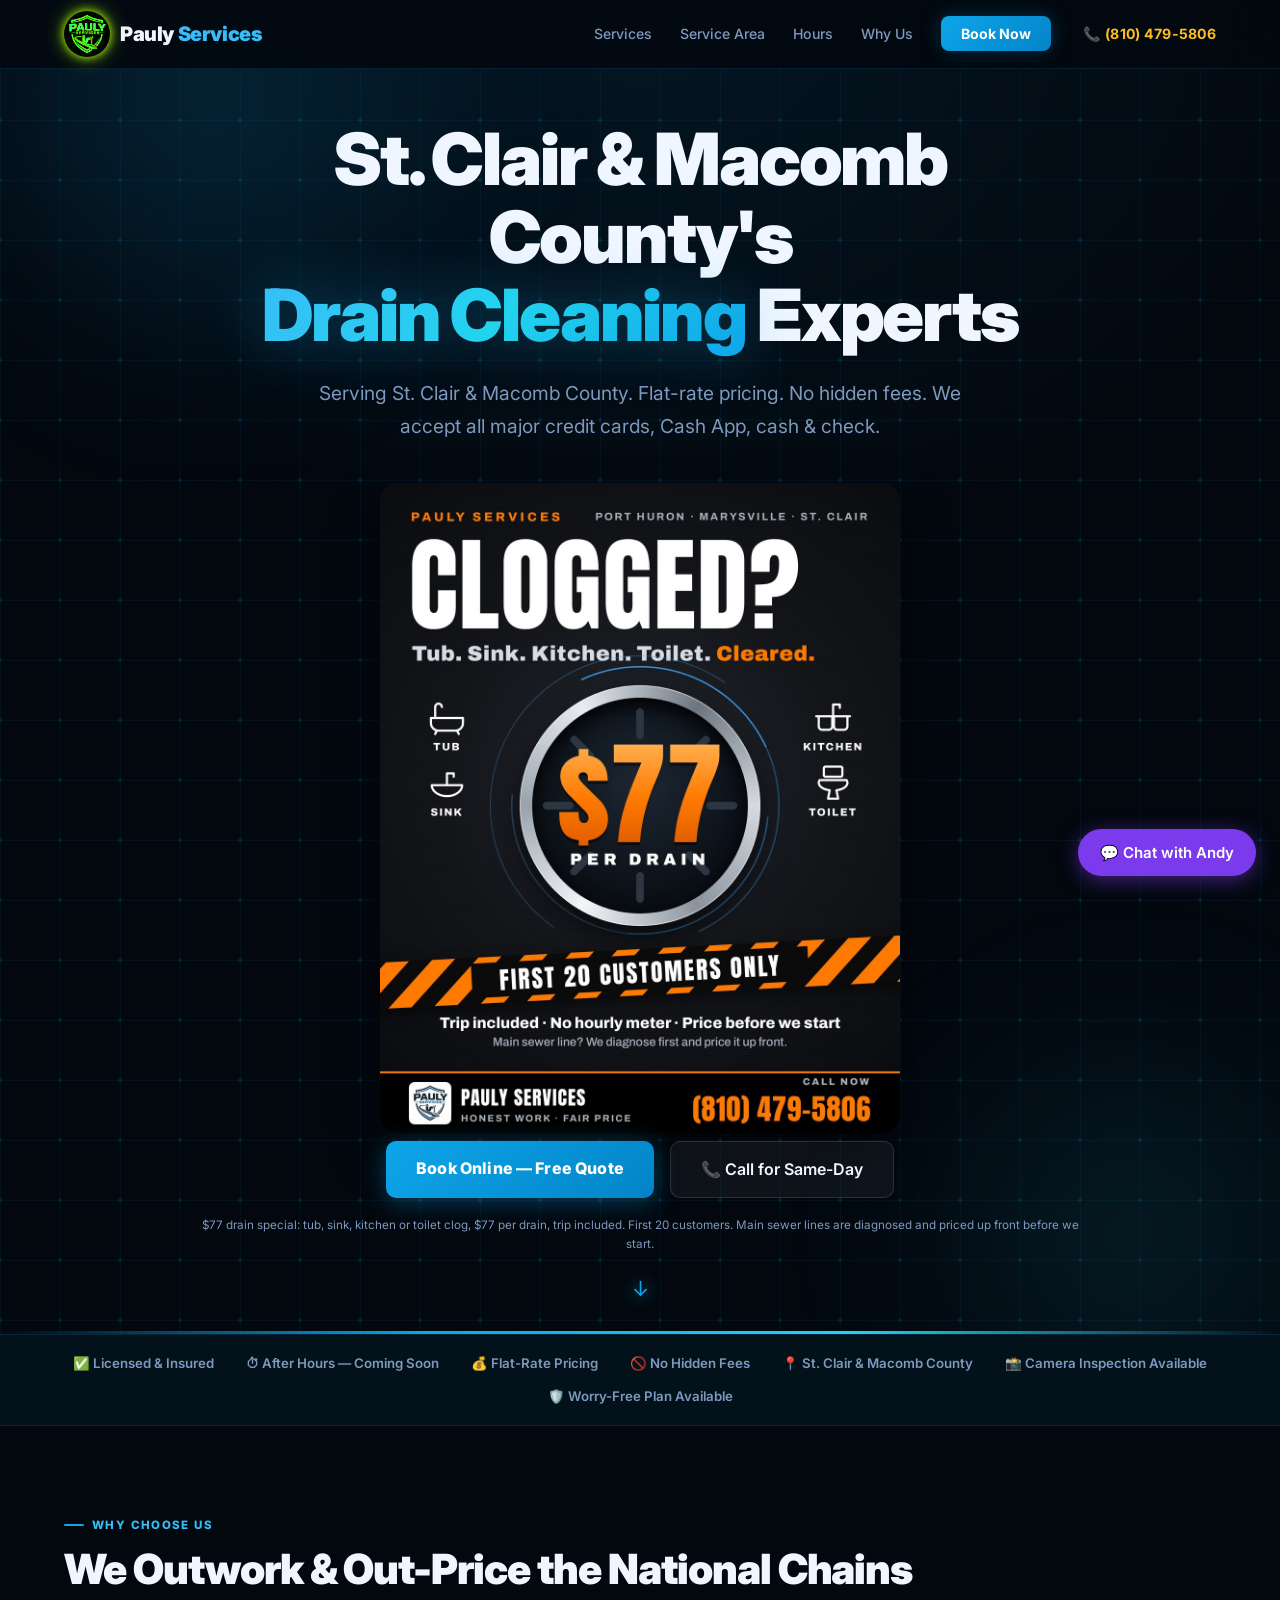
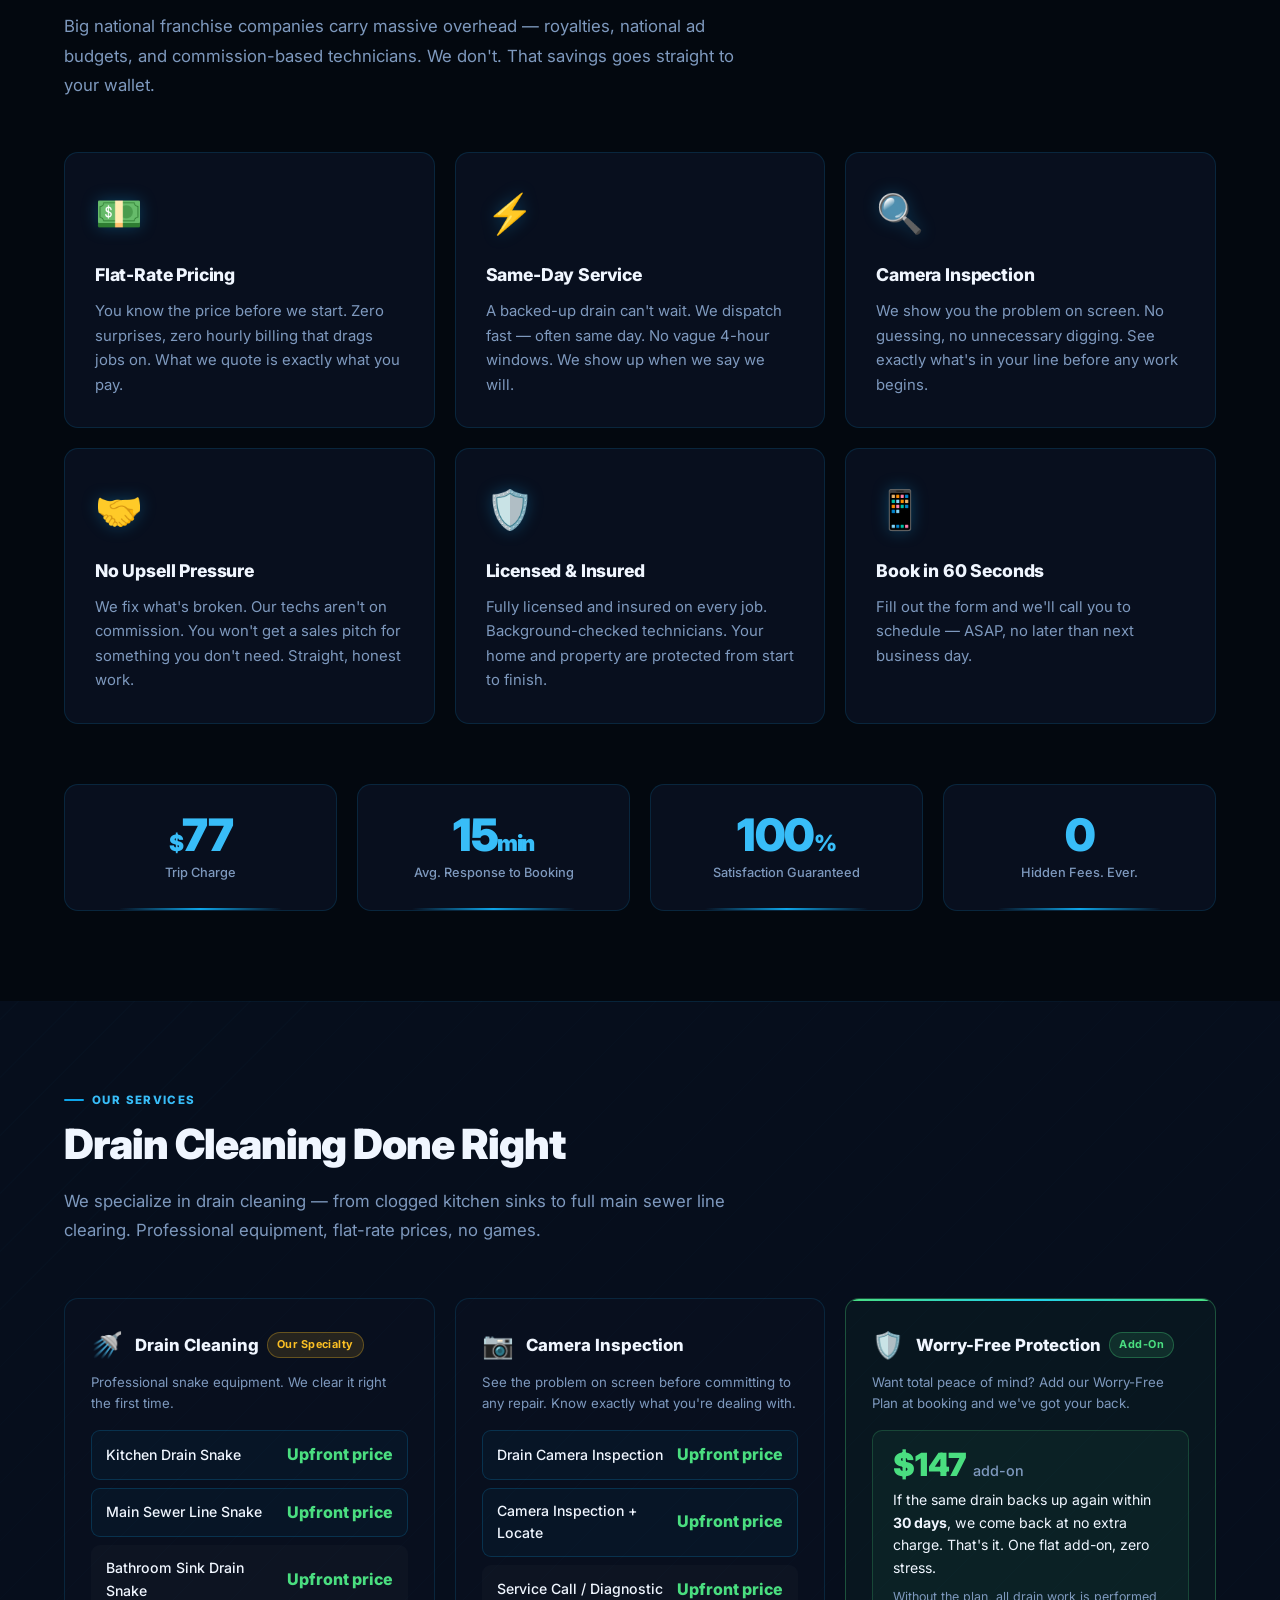
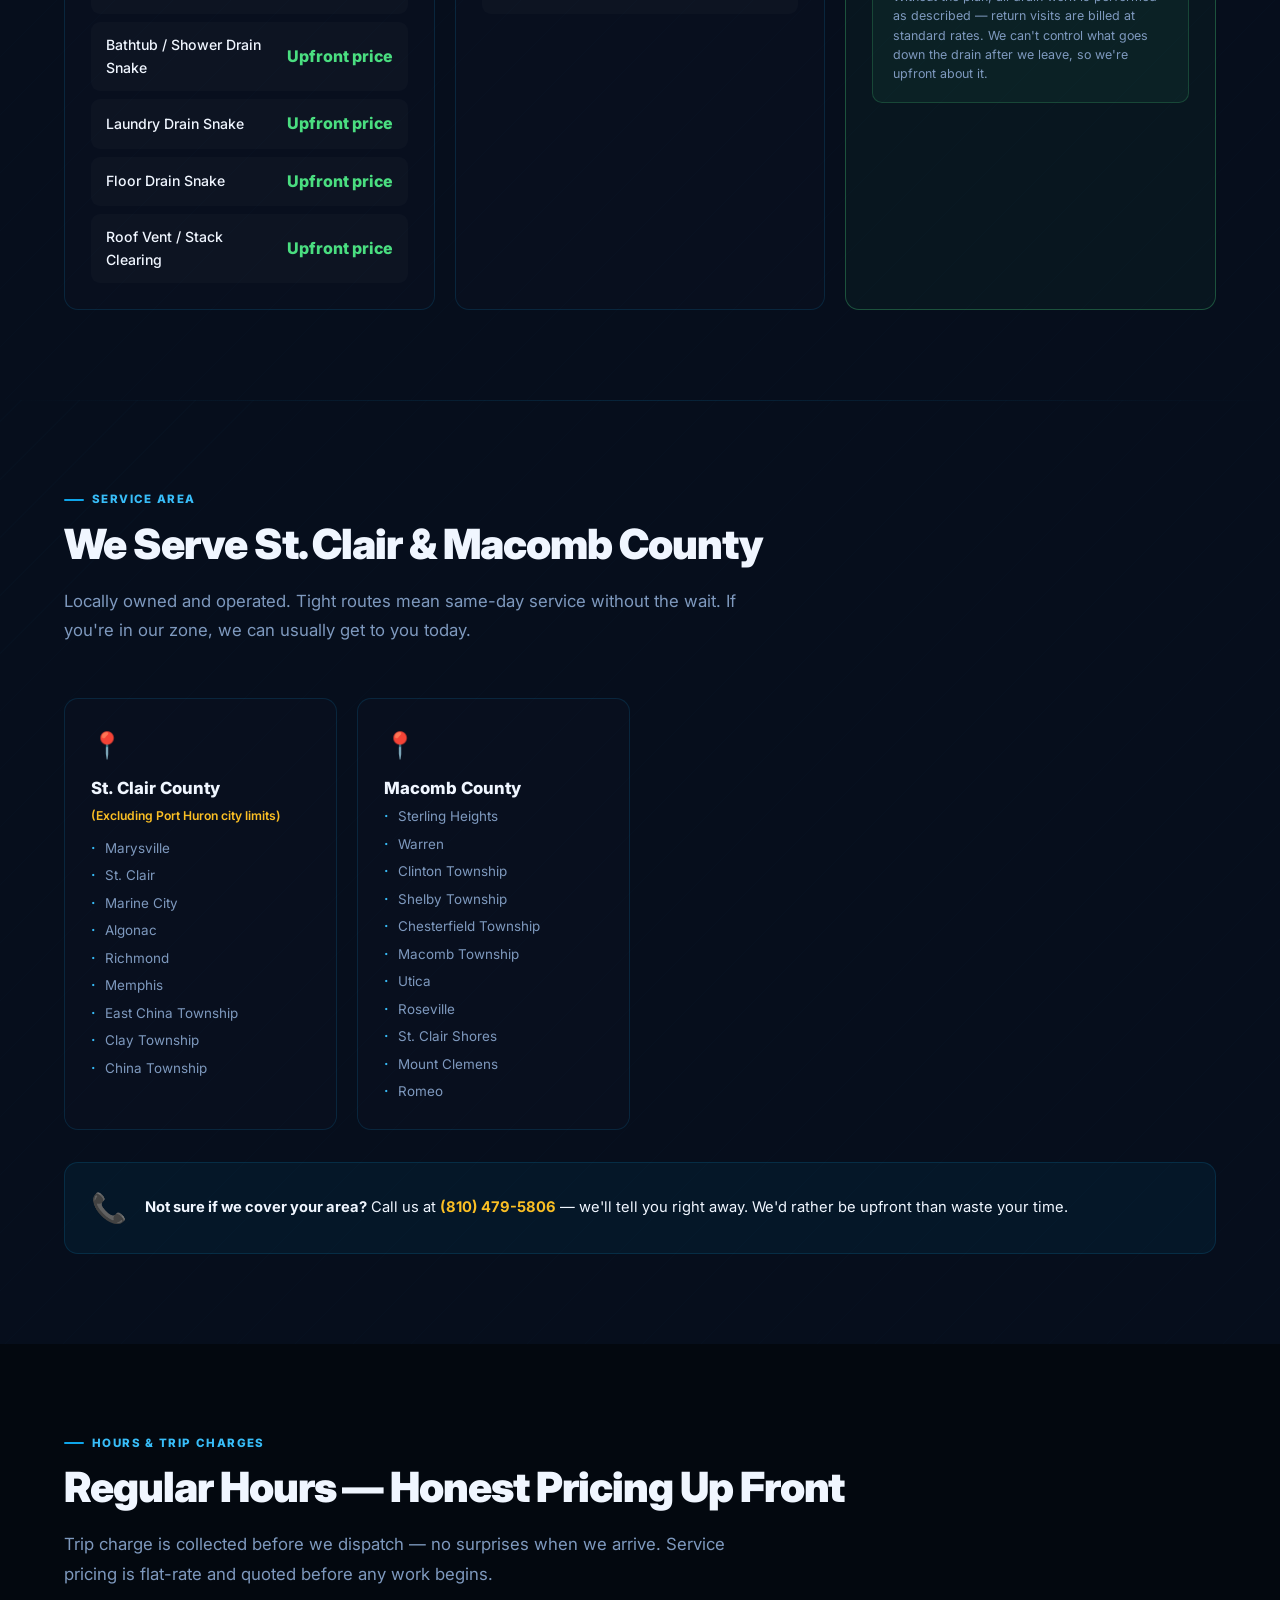
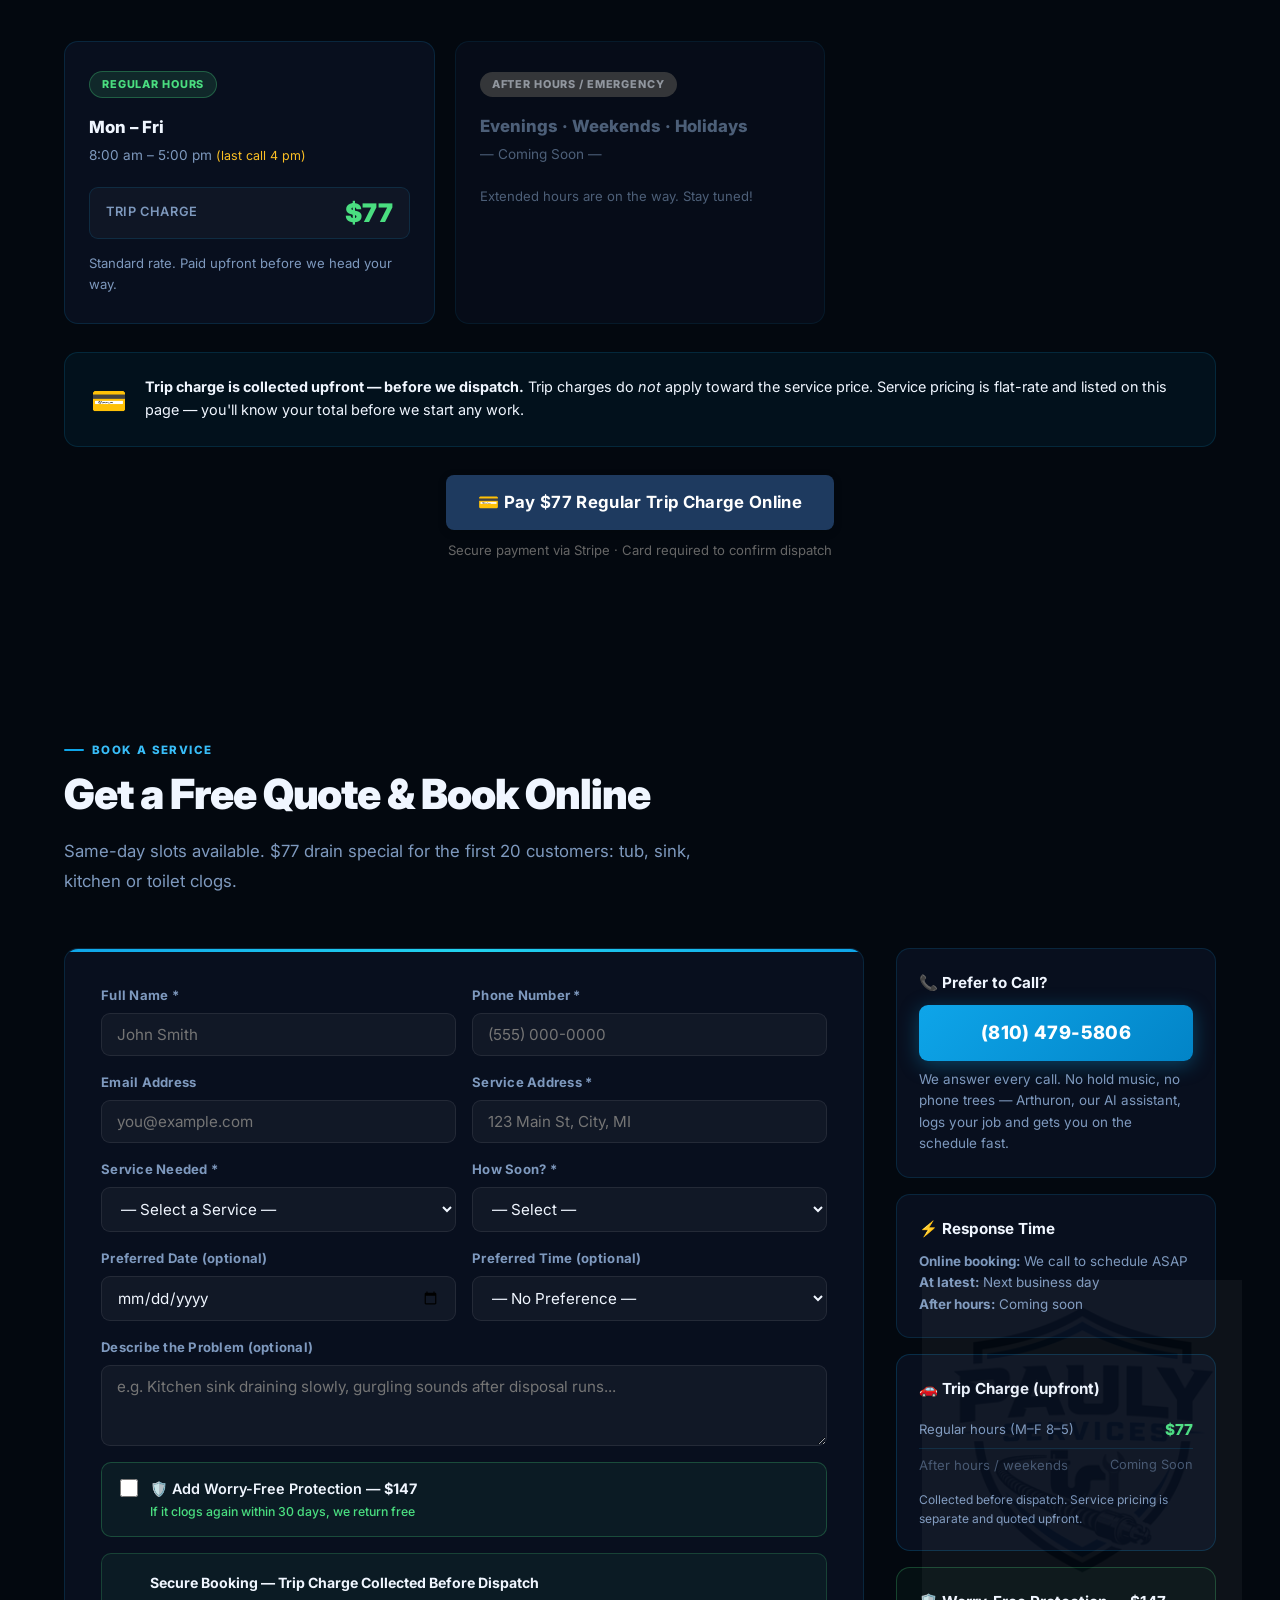
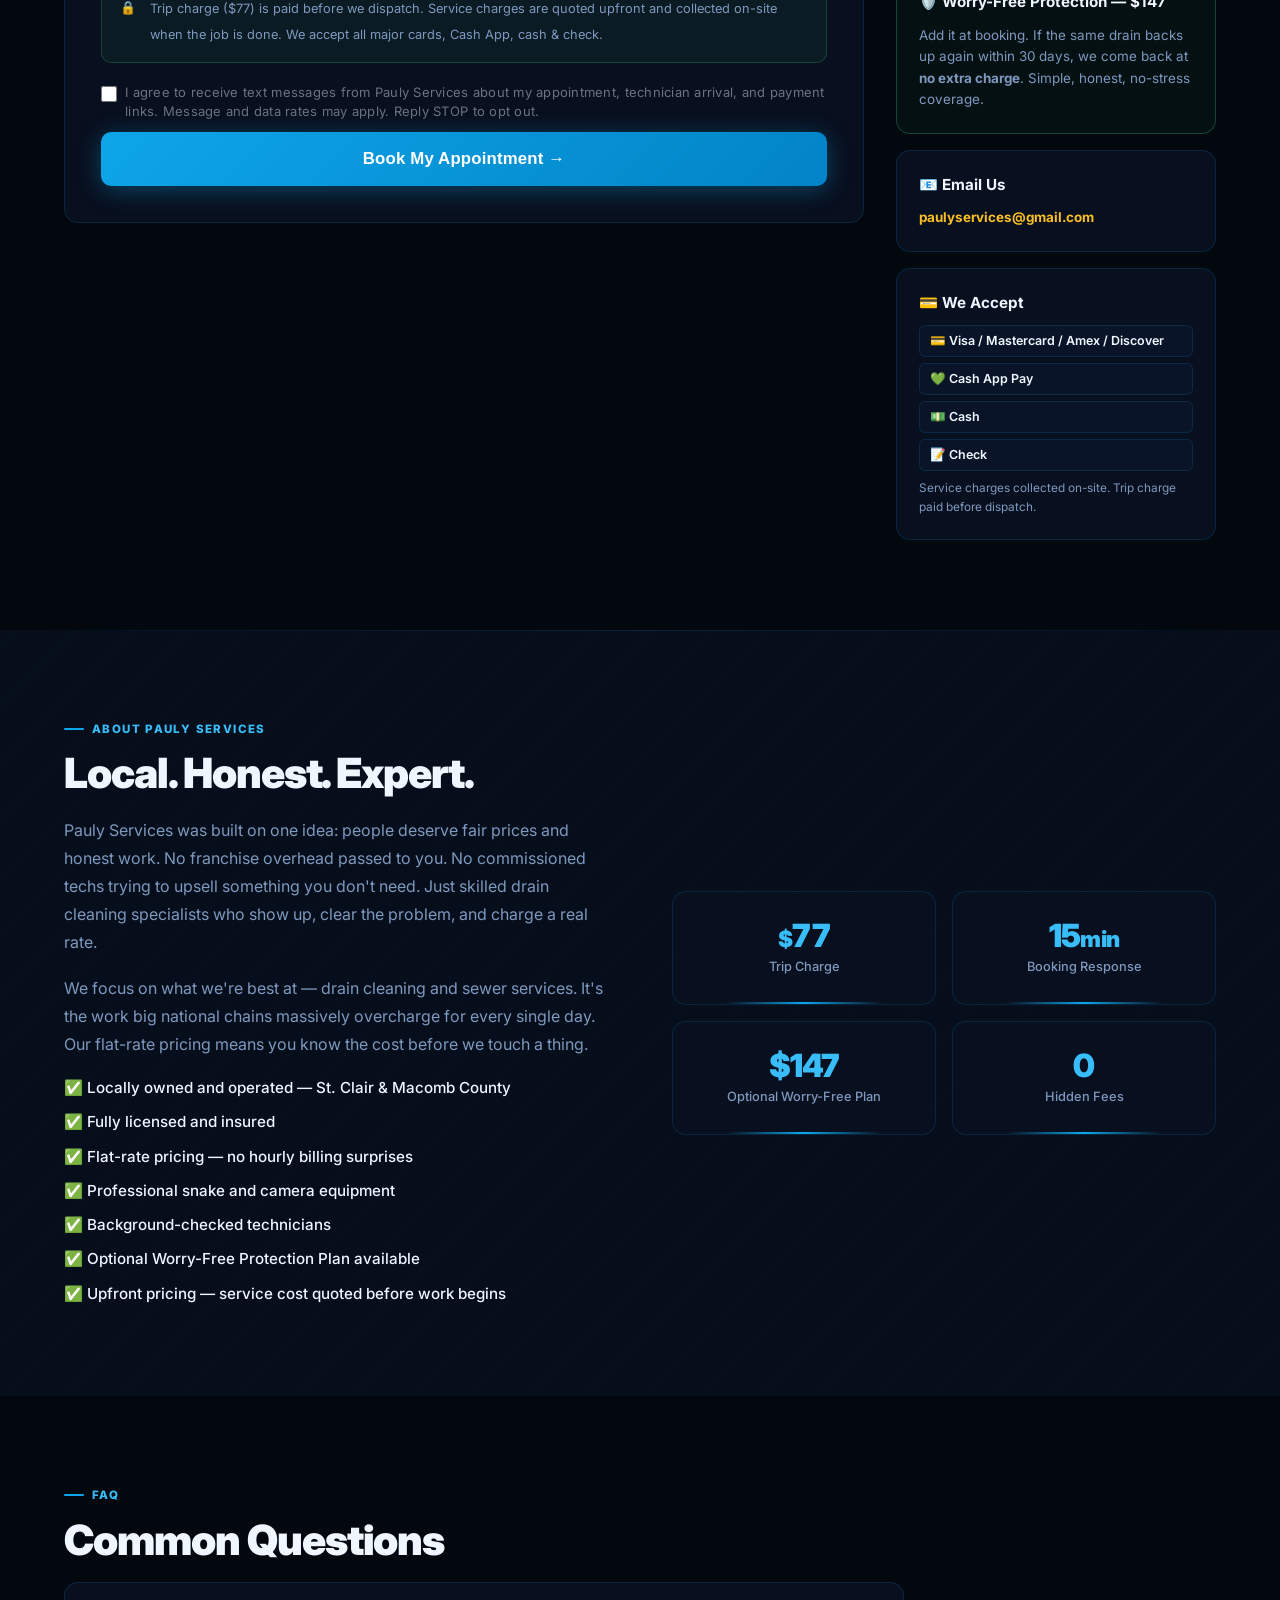
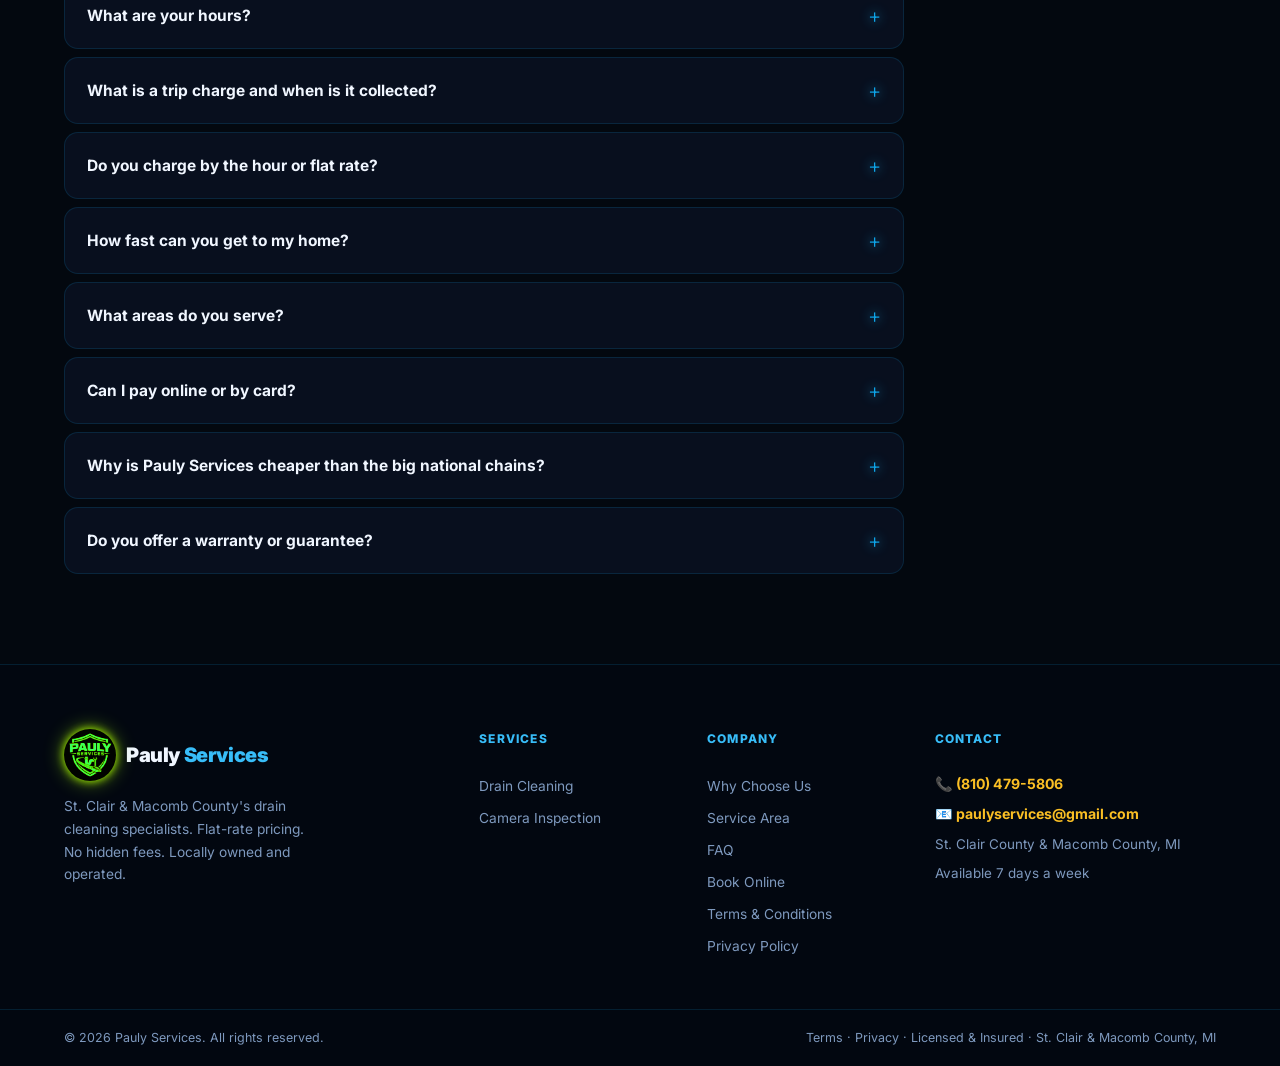
<file: index.html>
<!DOCTYPE html>
<html lang="en">
<head>
  <meta charset="UTF-8" />
  <meta name="viewport" content="width=device-width, initial-scale=1.0" />
  <title>Pauly Services | Drain Cleaning Specialists — St. Clair &amp; Macomb County MI</title>
  <meta name="description" content="Pauly Services — St. Clair &amp; Macomb County's drain cleaning specialists. Flat-rate pricing. No hidden fees. Same-day available. We accept all major credit cards, Cash App, cash &amp; check." />
  <link rel="preconnect" href="https://fonts.googleapis.com" />
  <link href="https://fonts.googleapis.com/css2?family=Inter:wght@400;500;600;700;800;900&display=swap" rel="stylesheet" />
  <link rel="stylesheet" href="css/style.css" />
</head>
<body>

<!-- ===== NAV ===== -->
<nav class="nav" id="nav">
  <div class="nav-inner">
    <div class="logo">
      <span class="logo-img-wrap">
        <img src="pauly-logo.png" alt="Pauly Services" class="logo-img" />
      </span>
      <span class="logo-text">Pauly <span class="logo-accent">Services</span></span>
    </div>
    <ul class="nav-links">
      <li><a href="#services">Services</a></li>
      <li><a href="#service-area">Service Area</a></li>
      <li><a href="#hours">Hours</a></li>
      <li><a href="#why-us">Why Us</a></li>
      <li><a href="#booking" class="nav-cta">Book Now</a></li>
    </ul>
    <a href="tel:+18104795806" class="nav-phone">📞 (810) 479-5806</a>
    <button class="hamburger" id="hamburger" aria-label="Menu">&#9776;</button>
  </div>
  <div class="mobile-menu" id="mobile-menu">
    <a href="#services">Services</a>
    <a href="#service-area">Service Area</a>
    <a href="#hours">Hours</a>
    <a href="#why-us">Why Us</a>
    <a href="#booking">Book Now</a>
    <a href="tel:+18104795806" class="mobile-phone">📞 (810) 479-5806</a>
  </div>
</nav>

<!-- ===== HERO ===== -->
<section class="hero" id="home">
  <div class="hero-bg"></div>
  <div class="hero-orb hero-orb-1"></div>
  <div class="hero-orb hero-orb-2"></div>
  <div class="hero-orb hero-orb-3"></div>
  <div class="hero-grid"></div>

  <div class="container hero-content">
    <div class="bubbles" aria-hidden="true">
      <span class="bub bub-1"></span><span class="bub bub-2"></span><span class="bub bub-3"></span>
      <span class="bub bub-4"></span><span class="bub bub-5"></span><span class="bub bub-6"></span>
      <span class="bub bub-7"></span><span class="bub bub-8"></span>
    </div>
    <h1>St. Clair &amp; Macomb County's<br /><span class="gradient-text">Drain Cleaning</span> Experts</h1>
    <p class="hero-sub">Serving St. Clair &amp; Macomb County. Flat-rate pricing. No hidden fees. We accept all major credit cards, Cash App, cash &amp; check.</p>

    <a href="#booking" class="hero-ad" aria-label="$77 drain special. Book now">
      <img src="img/drain-special-77.jpg" alt="$77 drain special: tub, sink, kitchen or toilet clog, $77 per drain, trip included. First 20 customers only. Call (810) 479-5806." style="display:block;width:100%;max-width:520px;margin:28px auto 8px;border-radius:18px;box-shadow:0 20px 50px rgba(0,0,0,.45)" />
    </a>

    <div class="hero-actions">
      <a href="#booking" class="btn-primary">Book Online — Free Quote</a>
      <a href="tel:+18104795806" class="btn-secondary">📞 Call for Same-Day</a>
    </div>
    <p class="hero-note">$77 drain special: tub, sink, kitchen or toilet clog, $77 per drain, trip included. First 20 customers. Main sewer lines are diagnosed and priced up front before we start.</p>
  </div>
  <div class="hero-scroll">↓</div>
  <div class="pipe-line"></div>
</section>

<!-- ===== TRUST BAR ===== -->
<div class="trust-bar">
  <div class="container trust-inner">
    <div class="trust-item">✅ Licensed &amp; Insured</div>
    <div class="trust-item">⏱ After Hours — Coming Soon</div>
    <div class="trust-item">💰 Flat-Rate Pricing</div>
    <div class="trust-item">🚫 No Hidden Fees</div>
    <div class="trust-item">📍 St. Clair &amp; Macomb County</div>
    <div class="trust-item">📸 Camera Inspection Available</div>
    <div class="trust-item">🛡️ Worry-Free Plan Available</div>
  </div>
</div>

<!-- ===== WHY US ===== -->
<section class="section" id="why-us">
  <div class="container">
    <div class="section-label">Why Choose Us</div>
    <h2 class="section-title">We Outwork &amp; Out-Price the National Chains</h2>
    <p class="section-sub">Big national franchise companies carry massive overhead — royalties, national ad budgets, and commission-based technicians. We don't. That savings goes straight to your wallet.</p>
    <div class="cards-grid">
      <div class="card">
        <div class="card-icon">💵</div>
        <h3>Flat-Rate Pricing</h3>
        <p>You know the price before we start. Zero surprises, zero hourly billing that drags jobs on. What we quote is exactly what you pay.</p>
      </div>
      <div class="card">
        <div class="card-icon">⚡</div>
        <h3>Same-Day Service</h3>
        <p>A backed-up drain can't wait. We dispatch fast — often same day. No vague 4-hour windows. We show up when we say we will.</p>
      </div>
      <div class="card">
        <div class="card-icon">🔍</div>
        <h3>Camera Inspection</h3>
        <p>We show you the problem on screen. No guessing, no unnecessary digging. See exactly what's in your line before any work begins.</p>
      </div>
      <div class="card">
        <div class="card-icon">🤝</div>
        <h3>No Upsell Pressure</h3>
        <p>We fix what's broken. Our techs aren't on commission. You won't get a sales pitch for something you don't need. Straight, honest work.</p>
      </div>
      <div class="card">
        <div class="card-icon">🛡️</div>
        <h3>Licensed &amp; Insured</h3>
        <p>Fully licensed and insured on every job. Background-checked technicians. Your home and property are protected from start to finish.</p>
      </div>
      <div class="card">
        <div class="card-icon">📱</div>
        <h3>Book in 60 Seconds</h3>
        <p>Fill out the form and we'll call you to schedule — ASAP, no later than next business day.</p>
      </div>
    </div>

    <div class="stats-row">
      <div class="stat-box">
        <div class="stat-num" data-target="77" data-pb-name="Service Call / Diagnostic"><span class="unit">$</span><span class="count">77</span></div>
        <div class="stat-label">Trip Charge</div>
      </div>
      <div class="stat-box">
        <div class="stat-num"><span class="count" data-target="15">0</span><span class="unit">min</span></div>
        <div class="stat-label">Avg. Response to Booking</div>
      </div>
      <div class="stat-box">
        <div class="stat-num"><span class="count" data-target="100">0</span><span class="unit">%</span></div>
        <div class="stat-label">Satisfaction Guaranteed</div>
      </div>
      <div class="stat-box">
        <div class="stat-num"><span class="count" data-target="0">0</span></div>
        <div class="stat-label">Hidden Fees. Ever.</div>
      </div>
    </div>
  </div>
</section>

<!-- ===== SERVICES ===== -->
<section class="section section-dark" id="services">
  <div class="container">
    <div class="section-label">Our Services</div>
    <h2 class="section-title">Drain Cleaning Done Right</h2>
    <p class="section-sub">We specialize in drain cleaning — from clogged kitchen sinks to full main sewer line clearing. Professional equipment, flat-rate prices, no games.</p>


    <div class="service-categories">

      <!-- DRAIN CLEANING — FEATURED -->
      <div class="service-cat">
        <div class="cat-header">
          <span class="cat-icon">🚿</span>
          <h3>Drain Cleaning <span class="cat-badge">Our Specialty</span></h3>
        </div>
        <p class="cat-desc">Professional snake equipment. We clear it right the first time.</p>
        <div class="service-list">
          <div class="service-item featured">
            <span class="service-name">Kitchen Drain Snake</span>
            <span class="service-price">Upfront price</span>
          </div>
          <div class="service-item featured">
            <span class="service-name">Main Sewer Line Snake</span>
            <span class="service-price">Upfront price</span>
          </div>
          <div class="service-item">
            <span class="service-name">Bathroom Sink Drain Snake</span>
            <span class="service-price">Upfront price</span>
          </div>
          <div class="service-item">
            <span class="service-name">Bathtub / Shower Drain Snake</span>
            <span class="service-price">Upfront price</span>
          </div>
          <div class="service-item">
            <span class="service-name">Laundry Drain Snake</span>
            <span class="service-price">Upfront price</span>
          </div>
          <div class="service-item">
            <span class="service-name">Floor Drain Snake</span>
            <span class="service-price">Upfront price</span>
          </div>
          <div class="service-item">
            <span class="service-name">Roof Vent / Stack Clearing</span>
            <span class="service-price">Upfront price</span>
          </div>
        </div>
      </div>

      <!-- CAMERA -->
      <div class="service-cat">
        <div class="cat-header">
          <span class="cat-icon">📷</span>
          <h3>Camera Inspection</h3>
        </div>
        <p class="cat-desc">See the problem on screen before committing to any repair. Know exactly what you're dealing with.</p>
        <div class="service-list">
          <div class="service-item featured">
            <span class="service-name">Drain Camera Inspection</span>
            <span class="service-price">Upfront price</span>
          </div>
          <div class="service-item featured">
            <span class="service-name">Camera Inspection + Locate</span>
            <span class="service-price">Upfront price</span>
          </div>
          <div class="service-item">
            <span class="service-name">Service Call / Diagnostic</span>
            <span class="service-price">Upfront price</span>
          </div>
        </div>
      </div>

      <!-- WORRY-FREE ADD-ON -->
      <div class="service-cat worry-free-cat">
        <div class="cat-header">
          <span class="cat-icon">🛡️</span>
          <h3>Worry-Free Protection <span class="cat-badge special">Add-On</span></h3>
        </div>
        <p class="cat-desc">Want total peace of mind? Add our Worry-Free Plan at booking and we've got your back.</p>
        <div class="worry-free-box">
          <div class="wf-price">$147 <span class="wf-per">add-on</span></div>
          <p class="wf-desc">If the same drain backs up again within <strong>30 days</strong>, we come back at no extra charge. That's it. One flat add-on, zero stress.</p>
          <p class="wf-note">Without the plan, all drain work is performed as described — return visits are billed at standard rates. We can't control what goes down the drain after we leave, so we're upfront about it.</p>
        </div>
      </div>

    </div>
  </div>
</section>

<!-- ===== PRICE COMPARISON ===== -->
<!-- ===== SERVICE AREA ===== -->
<section class="section section-dark" id="service-area">
  <div class="container">
    <div class="section-label">Service Area</div>
    <h2 class="section-title">We Serve St. Clair &amp; Macomb County</h2>
    <p class="section-sub">Locally owned and operated. Tight routes mean same-day service without the wait. If you're in our zone, we can usually get to you today.</p>
    <div class="area-grid">
      <div class="area-card">
        <div class="area-icon">📍</div>
        <h3>St. Clair County</h3>
        <p class="area-note-text">(Excluding Port Huron city limits)</p>
        <ul class="area-list">
          <li>Marysville</li>
          <li>St. Clair</li>
          <li>Marine City</li>
          <li>Algonac</li>
          <li>Richmond</li>
          <li>Memphis</li>
          <li>East China Township</li>
          <li>Clay Township</li>
          <li>China Township</li>
        </ul>
      </div>
      <div class="area-card">
        <div class="area-icon">📍</div>
        <h3>Macomb County</h3>
        <ul class="area-list">
          <li>Sterling Heights</li>
          <li>Warren</li>
          <li>Clinton Township</li>
          <li>Shelby Township</li>
          <li>Chesterfield Township</li>
          <li>Macomb Township</li>
          <li>Utica</li>
          <li>Roseville</li>
          <li>St. Clair Shores</li>
          <li>Mount Clemens</li>
          <li>Romeo</li>
        </ul>
      </div>
    </div>
    <div class="area-note-box">
      <span>📞</span>
      <div>
        <strong>Not sure if we cover your area?</strong> Call us at <a href="tel:+18104795806">(810) 479-5806</a> — we'll tell you right away. We'd rather be upfront than waste your time.
      </div>
    </div>
  </div>
</section>

<!-- ===== HOURS & TRIP CHARGES ===== -->
<section class="section" id="hours">
  <div class="container">
    <div class="section-label">Hours &amp; Trip Charges</div>
    <h2 class="section-title">Regular Hours — Honest Pricing Up Front</h2>
    <p class="section-sub">Trip charge is collected before we dispatch — no surprises when we arrive. Service pricing is flat-rate and quoted before any work begins.</p>

    <div class="hours-grid" style="justify-content:center">

      <div class="hours-card">
        <div class="hours-badge regular-badge">Regular Hours</div>
        <div class="hours-time">Mon – Fri</div>
        <div class="hours-time-detail">8:00 am – 5:00 pm <span class="hours-note">(last call 4 pm)</span></div>
        <div class="trip-charge-row">
          <span class="trip-label">Trip Charge</span>
          <span class="trip-price regular-price" data-pb-name="Service Call / Diagnostic">$77</span>
        </div>
        <p class="hours-desc">Standard rate. Paid upfront before we head your way.</p>
      </div>

      <div class="hours-card" style="opacity:.6;pointer-events:none">
        <div class="hours-badge" style="background:#555">After Hours / Emergency</div>
        <div class="hours-time" style="color:var(--muted)">Evenings · Weekends · Holidays</div>
        <div class="hours-time-detail" style="color:var(--muted)">— Coming Soon —</div>
        <p class="hours-desc" style="color:var(--muted);margin-top:12px">Extended hours are on the way. Stay tuned!</p>
      </div>

    </div>

    <div class="trip-note-box">
      <span>💳</span>
      <div>
        <strong>Trip charge is collected upfront — before we dispatch.</strong>
        Trip charges do <em>not</em> apply toward the service price. Service pricing is flat-rate and listed on this page — you'll know your total before we start any work.
      </div>
    </div>

    <div style="text-align:center;margin-top:28px">
      <a href="https://buy.stripe.com/9B6fZg90k4Bl85J8NS5c400" target="_blank" rel="noopener"
         style="display:inline-block;background:#1e3a5f;color:#fff;font-size:1.05rem;font-weight:700;padding:14px 32px;border-radius:8px;text-decoration:none;letter-spacing:.02em;box-shadow:0 2px 8px rgba(0,0,0,.18)">
        💳 Pay $77 Regular Trip Charge Online
      </a>
      <p style="margin-top:10px;font-size:.82rem;color:#666">Secure payment via Stripe · Card required to confirm dispatch</p>
    </div>
  </div>
</section>

<!-- ===== BOOKING ===== -->
<section class="section booking-section" id="booking">
  <img src="pauly-logo.png" alt="" class="booking-watermark" aria-hidden="true" />
  <div class="container">
    <div class="section-label">Book a Service</div>
    <h2 class="section-title">Get a Free Quote &amp; Book Online</h2>
    <p class="section-sub">Same-day slots available. $77 drain special for the first 20 customers: tub, sink, kitchen or toilet clogs.</p>

    <div class="booking-wrap">
      <form class="booking-form" id="booking-form">
        <!-- Web3Forms key — get yours free at https://web3forms.com (enter paulyservices@gmail.com) -->
        <input type="hidden" id="w3f-key" value="66dcbcda-24cd-4d22-8c49-87438db9e6a2" />
        <div class="form-row">
          <div class="form-group">
            <label for="name">Full Name *</label>
            <input type="text" id="name" name="name" placeholder="John Smith" required />
          </div>
          <div class="form-group">
            <label for="phone">Phone Number *</label>
            <input type="tel" id="phone" name="phone" placeholder="(555) 000-0000" required />
          </div>
        </div>
        <div class="form-row">
          <div class="form-group">
            <label for="email">Email Address</label>
            <input type="email" id="email" name="email" placeholder="you@example.com" />
          </div>
          <div class="form-group">
            <label for="address">Service Address *</label>
            <input type="text" id="address" name="address" placeholder="123 Main St, City, MI" required />
          </div>
        </div>
        <div class="form-row">
          <div class="form-group">
            <label for="service">Service Needed *</label>
            <select id="service" name="service" required>
              <option value="">— Select a Service —</option>
              <optgroup label="Drain Cleaning">
                <option value="Kitchen Drain Snake">Kitchen Drain Snake</option>
                <option value="Main Sewer Line Snake">Main Sewer Line Snake</option>
                <option value="Bathroom Sink Drain Snake">Bathroom Sink Drain Snake</option>
                <option value="Bathtub / Shower Drain Snake">Bathtub / Shower Drain Snake</option>
                <option value="Laundry Drain Snake">Laundry Drain Snake</option>
                <option value="Floor Drain Snake">Floor Drain Snake</option>
                <option value="Roof Vent / Stack Clearing">Roof Vent / Stack Clearing</option>
              </optgroup>
              <optgroup label="Camera Inspection">
                <option value="Drain Camera Inspection">Drain Camera Inspection</option>
                <option value="Camera Inspection + Locate">Camera Inspection + Locate</option>
                <option value="Service Call / Diagnostic">Service Call / Diagnostic</option>
              </optgroup>
              <optgroup label="Other">
                <option value="Not sure — need diagnosis">Not sure — need diagnosis</option>
              </optgroup>
            </select>
          </div>
          <div class="form-group">
            <label for="urgency">How Soon? *</label>
            <select id="urgency" name="urgency" required>
              <option value="">— Select —</option>
              <option value="Emergency — ASAP" disabled>🚨 Emergency / After Hours — Coming Soon</option>
              <option value="Same Day">⚡ Same Day (regular hours)</option>
              <option value="This Week">📅 This Week</option>
              <option value="Schedule for Later">🗓 Schedule for Later</option>
            </select>
            <div id="trip-charge-hint" class="trip-hint" style="display:none"></div>
          </div>
        </div>
        <div class="form-row">
          <div class="form-group">
            <label for="preferred_date">Preferred Date (optional)</label>
            <input type="date" id="preferred_date" name="preferred_date" />
          </div>
          <div class="form-group">
            <label for="preferred_time">Preferred Time (optional)</label>
            <select id="preferred_time" name="preferred_time">
              <option value="">— No Preference —</option>
              <option value="Morning (9am – 1pm)">Morning (9am – 1pm)</option>
              <option value="Afternoon (1pm – 5pm)">Afternoon (1pm – 5pm)</option>
              <option value="Either works">Either works</option>
            </select>
          </div>
        </div>
        <div class="form-group full">
          <label for="notes">Describe the Problem (optional)</label>
          <textarea id="notes" name="notes" rows="3" placeholder="e.g. Kitchen sink draining slowly, gurgling sounds after disposal runs..."></textarea>
        </div>

        <div class="worry-free-check">
          <label class="wf-label">
            <input type="checkbox" name="worry_free" value="yes" />
            <span class="wf-check-text">🛡️ Add Worry-Free Protection — <strong>$147</strong> &nbsp;<span class="wf-tag">If it clogs again within 30 days, we return free</span></span>
          </label>
        </div>

        <div class="payment-notice">
          <span class="payment-icon">🔒</span>
          <div>
            <strong>Secure Booking — Trip Charge Collected Before Dispatch</strong><br />
            <span>Trip charge ($77) is paid before we dispatch. Service charges are quoted upfront and collected on-site when the job is done. We accept all major cards, Cash App, cash &amp; check.</span>
          </div>
        </div>

        <div class="form-group" style="margin-bottom:12px">
          <div style="display:flex;align-items:flex-start;gap:8px">
            <input type="checkbox" name="sms_consent" id="sms_consent" required style="margin-top:3px;flex-shrink:0;width:16px;height:16px" />
            <label for="sms_consent" style="font-size:13px;color:#6b7280;cursor:pointer;font-weight:400;line-height:1.4">
              I agree to receive text messages from Pauly Services about my appointment, technician arrival, and payment links. Message and data rates may apply. Reply STOP to opt out.
            </label>
          </div>
        </div>
        <button type="submit" class="btn-primary btn-full" id="submit-btn">
          <span id="btn-text">Book My Appointment →</span>
          <span id="btn-loading" style="display:none">Sending...</span>
        </button>
      </form>

      <div class="booking-sidebar">
        <div class="sidebar-card">
          <h4>📞 Prefer to Call?</h4>
          <a href="tel:+18104795806" class="sidebar-phone">(810) 479-5806</a>
          <p>We answer every call. No hold music, no phone trees &#8212; Arthuron, our AI assistant, logs your job and gets you on the schedule fast.</p>
        </div>
        <div class="sidebar-card">
          <h4>⚡ Response Time</h4>
          <p><strong>Online booking:</strong> We call to schedule ASAP<br />
          <strong>At latest:</strong> Next business day<br />
          <strong>After hours:</strong> Coming soon</p>
        </div>
        <div class="sidebar-card trip-sidebar-card">
          <h4>🚗 Trip Charge (upfront)</h4>
          <div class="trip-sidebar-row"><span>Regular hours (M–F 8–5)</span><span class="trip-sidebar-price regular-price" data-pb-name="Service Call / Diagnostic">$77</span></div>
          <div class="trip-sidebar-row" style="opacity:.5"><span>After hours / weekends</span><span style="font-size:.8rem;color:var(--muted)">Coming Soon</span></div>
          <p style="font-size:0.75rem;color:var(--muted);margin-top:8px">Collected before dispatch. Service pricing is separate and quoted upfront.</p>
        </div>
        <div class="sidebar-card guarantee">
          <h4>🛡️ Worry-Free Protection — $147</h4>
          <p>Add it at booking. If the same drain backs up again within 30 days, we come back at <strong>no extra charge</strong>. Simple, honest, no-stress coverage.</p>
        </div>
        <div class="sidebar-card">
          <h4>📧 Email Us</h4>
          <p><a href="mailto:paulyservices@gmail.com" style="color:var(--gold);font-weight:700">paulyservices@gmail.com</a></p>
        </div>
        <div class="sidebar-card">
          <h4>💳 We Accept</h4>
          <div class="pay-methods">
            <span class="pay-badge">💳 Visa / Mastercard / Amex / Discover</span>
            <span class="pay-badge">💚 Cash App Pay</span>
            <span class="pay-badge">💵 Cash</span>
            <span class="pay-badge">📝 Check</span>
          </div>
          <p style="font-size:0.74rem;color:var(--muted);margin-top:8px">Service charges collected on-site. Trip charge paid before dispatch.</p>
        </div>
      </div>
    </div>

    <div class="booking-success" id="booking-success" style="display:none">
      <div class="success-icon">✅</div>
      <h3>Booking Request Received!</h3>
      <p>Your request is in — we'll call you to schedule ASAP, no later than next business day.<br />Need it sooner? Call us directly: <a href="tel:+18104795806" style="color:var(--gold)">(810) 479-5806</a>.</p>
    </div>
  </div>
</section>

<!-- ===== ABOUT ===== -->
<section class="section section-dark" id="about">
  <div class="container about-wrap">
    <div class="about-text">
      <div class="section-label">About Pauly Services</div>
      <h2 class="section-title">Local. Honest. Expert.</h2>
      <p>Pauly Services was built on one idea: people deserve fair prices and honest work. No franchise overhead passed to you. No commissioned techs trying to upsell something you don't need. Just skilled drain cleaning specialists who show up, clear the problem, and charge a real rate.</p>
      <p>We focus on what we're best at — drain cleaning and sewer services. It's the work big national chains massively overcharge for every single day. Our flat-rate pricing means you know the cost before we touch a thing.</p>
      <ul class="about-list">
        <li>✅ Locally owned and operated — St. Clair &amp; Macomb County</li>
        <li>✅ Fully licensed and insured</li>
        <li>✅ Flat-rate pricing — no hourly billing surprises</li>
        <li>✅ Professional snake and camera equipment</li>
        <li>✅ Background-checked technicians</li>
        <li>✅ Optional Worry-Free Protection Plan available</li>
        <li>✅ Upfront pricing — service cost quoted before work begins</li>
      </ul>
    </div>
    <div style="display:grid;grid-template-columns:1fr 1fr;gap:16px;">
      <div class="stat-box">
        <div class="stat-num" style="font-size:2rem" data-pb-name="Service Call / Diagnostic"><span class="unit">$</span><span class="pb-price">77</span></div>
        <div class="stat-label">Trip Charge</div>
      </div>
      <div class="stat-box">
        <div class="stat-num" style="font-size:2rem">15<span class="unit">min</span></div>
        <div class="stat-label">Booking Response</div>
      </div>
      <div class="stat-box">
        <div class="stat-num" style="font-size:2rem">$147</div>
        <div class="stat-label">Optional Worry-Free Plan</div>
      </div>
      <div class="stat-box">
        <div class="stat-num" style="font-size:2rem">0</div>
        <div class="stat-label">Hidden Fees</div>
      </div>
    </div>
  </div>
</section>

<!-- ===== FAQ ===== -->
<section class="section" id="faq">
  <div class="container">
    <div class="section-label">FAQ</div>
    <h2 class="section-title">Common Questions</h2>
    <div class="faq-list">
      <div class="faq-item">
        <button class="faq-q">What are your hours?</button>
        <div class="faq-a">Regular hours are Monday–Friday, 8 am to 5 pm (last call at 4 pm). After-hours and weekend availability is coming soon — stay tuned! In the meantime, call us at (810) 479-5806 and we'll do our best to help.</div>
      </div>
      <div class="faq-item">
        <button class="faq-q">What is a trip charge and when is it collected?</button>
        <div class="faq-a">A trip charge covers the cost of dispatching to your location and is collected <strong>upfront before we head your way</strong>. Regular hours (M–F 8–5): <span data-pb-name="Service Call / Diagnostic">$77</span>. After-hours and weekend rates are coming soon. Trip charges are separate from service pricing — your flat-rate service cost is quoted before any work begins.</div>
      </div>
      <div class="faq-item">
        <button class="faq-q">Do you charge by the hour or flat rate?</button>
        <div class="faq-a">Flat rate, every time. Every service has a fixed price listed right on our site. You'll know the exact cost before we start — no meter running while we work.</div>
      </div>
      <div class="faq-item">
        <button class="faq-q">How fast can you get to my home?</button>
        <div class="faq-a">We offer same-day service in most cases during regular hours (M–F 8–5). For online bookings, we'll call you to schedule ASAP — no later than next business day.</div>
      </div>
      <div class="faq-item">
        <button class="faq-q">What areas do you serve?</button>
        <div class="faq-a">We serve St. Clair County (excluding Port Huron city limits) and all of Macomb County. If you're not sure, just call — (810) 479-5806.</div>
      </div>
      <div class="faq-item">
        <button class="faq-q">Can I pay online or by card?</button>
        <div class="faq-a">We accept all major credit and debit cards (Visa, Mastercard, Amex, Discover), Cash App Pay, cash, and check. Trip charge ($77) is collected before dispatch — service charges are quoted upfront and collected on-site when the job is done.</div>
      </div>
      <div class="faq-item">
        <button class="faq-q">Why is Pauly Services cheaper than the big national chains?</button>
        <div class="faq-a">National franchise companies pay royalties, national advertising fees, and run commission-based pricing that incentivizes upselling. We're local — none of that overhead. Lower costs for us means lower prices for you.</div>
      </div>
      <div class="faq-item">
        <button class="faq-q">Do you offer a warranty or guarantee?</button>
        <div class="faq-a">We offer our optional <strong>Worry-Free Protection Plan</strong> for just $147, added at booking. If the same drain backs up within 30 days, we return at no charge — no questions asked. Without the plan, all drain cleaning is completed as described, but return visits are billed at standard rates. We're upfront about it because we can't control what goes down the drain after we leave.</div>
      </div>
    </div>
  </div>
</section>

<!-- ===== FOOTER ===== -->
<footer class="footer">
  <div class="container footer-inner">
    <div class="footer-brand">
      <div class="logo">
        <span class="logo-img-wrap">
          <img src="pauly-logo.png" alt="Pauly Services" class="logo-img" />
        </span>
        <span class="logo-text">Pauly <span class="logo-accent">Services</span></span>
      </div>
      <p>St. Clair &amp; Macomb County's drain cleaning specialists. Flat-rate pricing. No hidden fees. Locally owned and operated.</p>
    </div>
    <div class="footer-links">
      <h4>Services</h4>
      <a href="#services">Drain Cleaning</a>
      <a href="#services">Camera Inspection</a>
    </div>
    <div class="footer-links">
      <h4>Company</h4>
      <a href="#why-us">Why Choose Us</a>
      <a href="#service-area">Service Area</a>
      <a href="#faq">FAQ</a>
      <a href="#booking">Book Online</a>
      <a href="terms.html">Terms &amp; Conditions</a>
      <a href="privacy.html">Privacy Policy</a>
    </div>
    <div class="footer-contact">
      <h4>Contact</h4>
      <a href="tel:+18104795806">📞 (810) 479-5806</a>
      <a href="mailto:paulyservices@gmail.com">📧 paulyservices@gmail.com</a>
      <p>St. Clair County &amp; Macomb County, MI</p>
      <p>Available 7 days a week</p>
    </div>
  </div>
  <div class="footer-bottom">
    <div class="container">
      <span>© 2026 Pauly Services. All rights reserved.</span>
      <span><a href="terms.html" style="color:var(--muted)">Terms</a> · <a href="privacy.html" style="color:var(--muted)">Privacy</a> · Licensed &amp; Insured · St. Clair &amp; Macomb County, MI</span>
    </div>
  </div>
</footer>

<script src="js/main.js"></script>
<script src="js/chat-widget.js"></script>
</body>
</html>
</file>
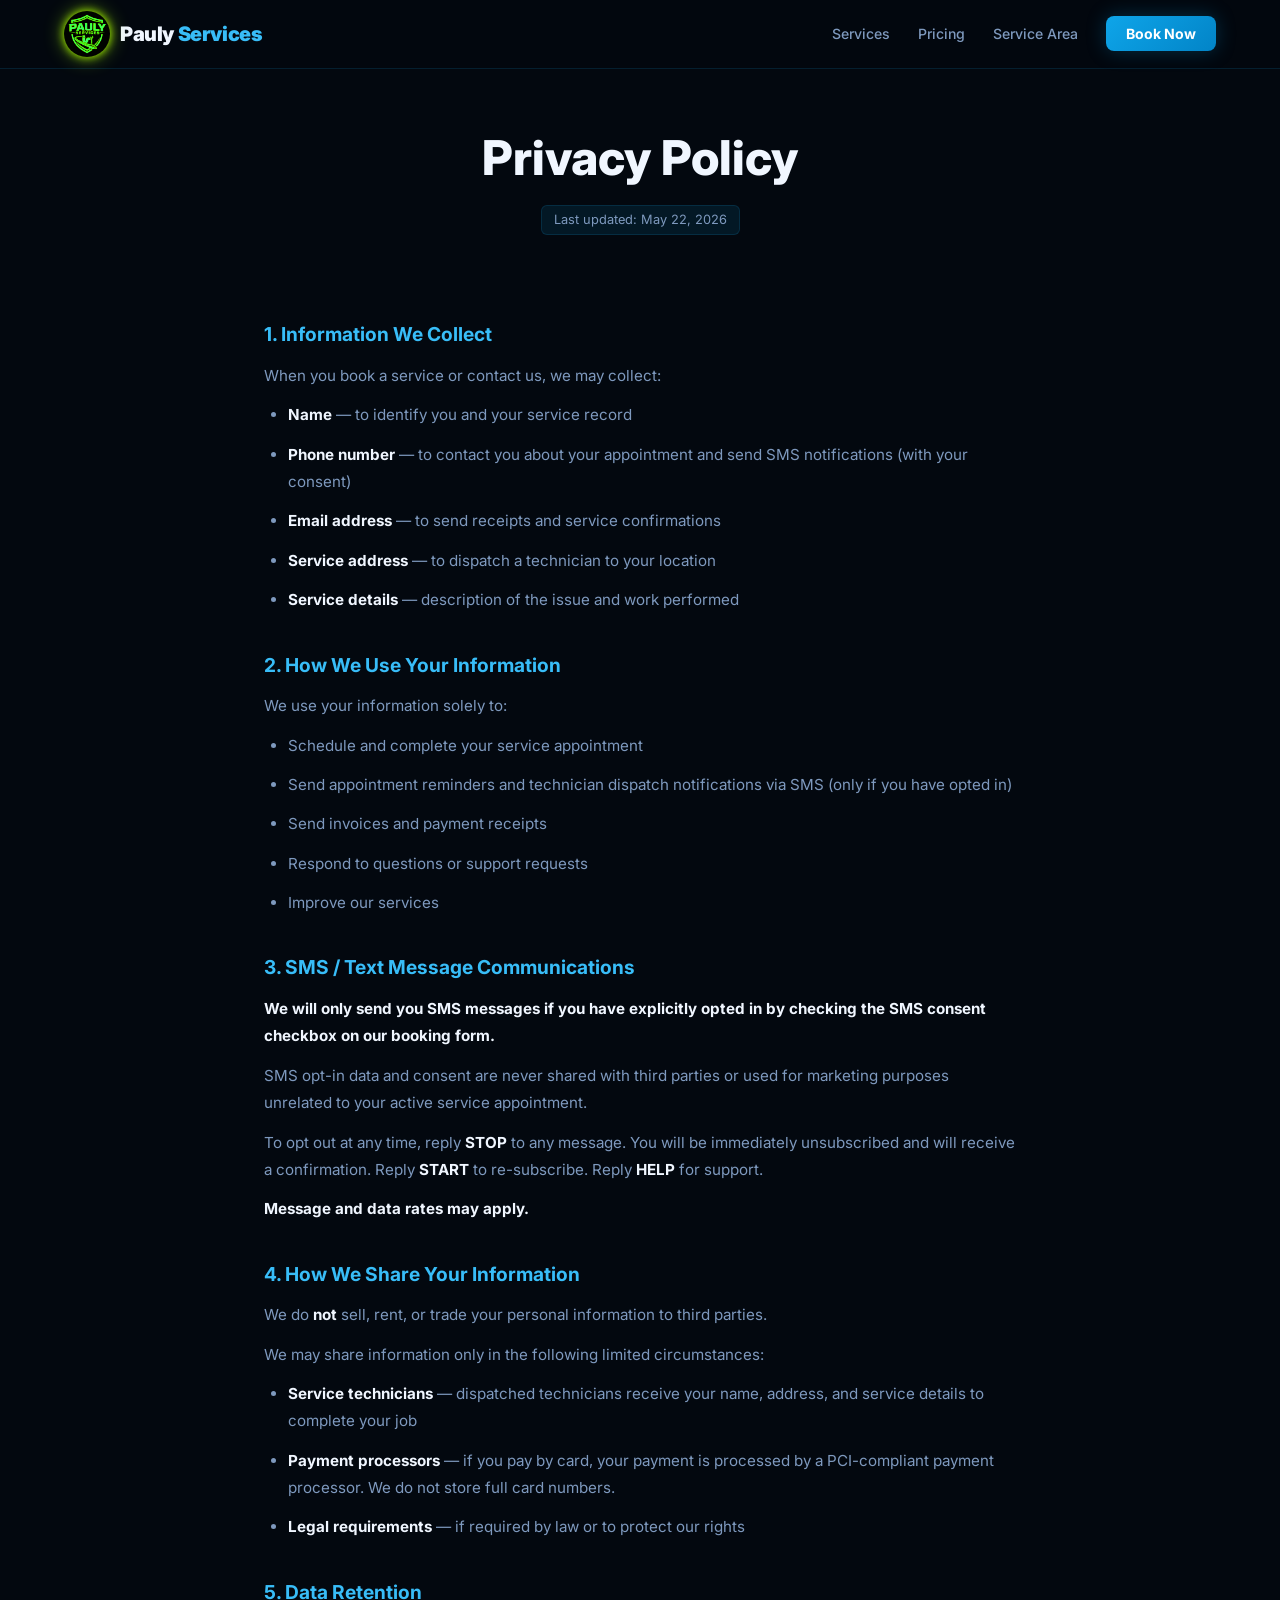
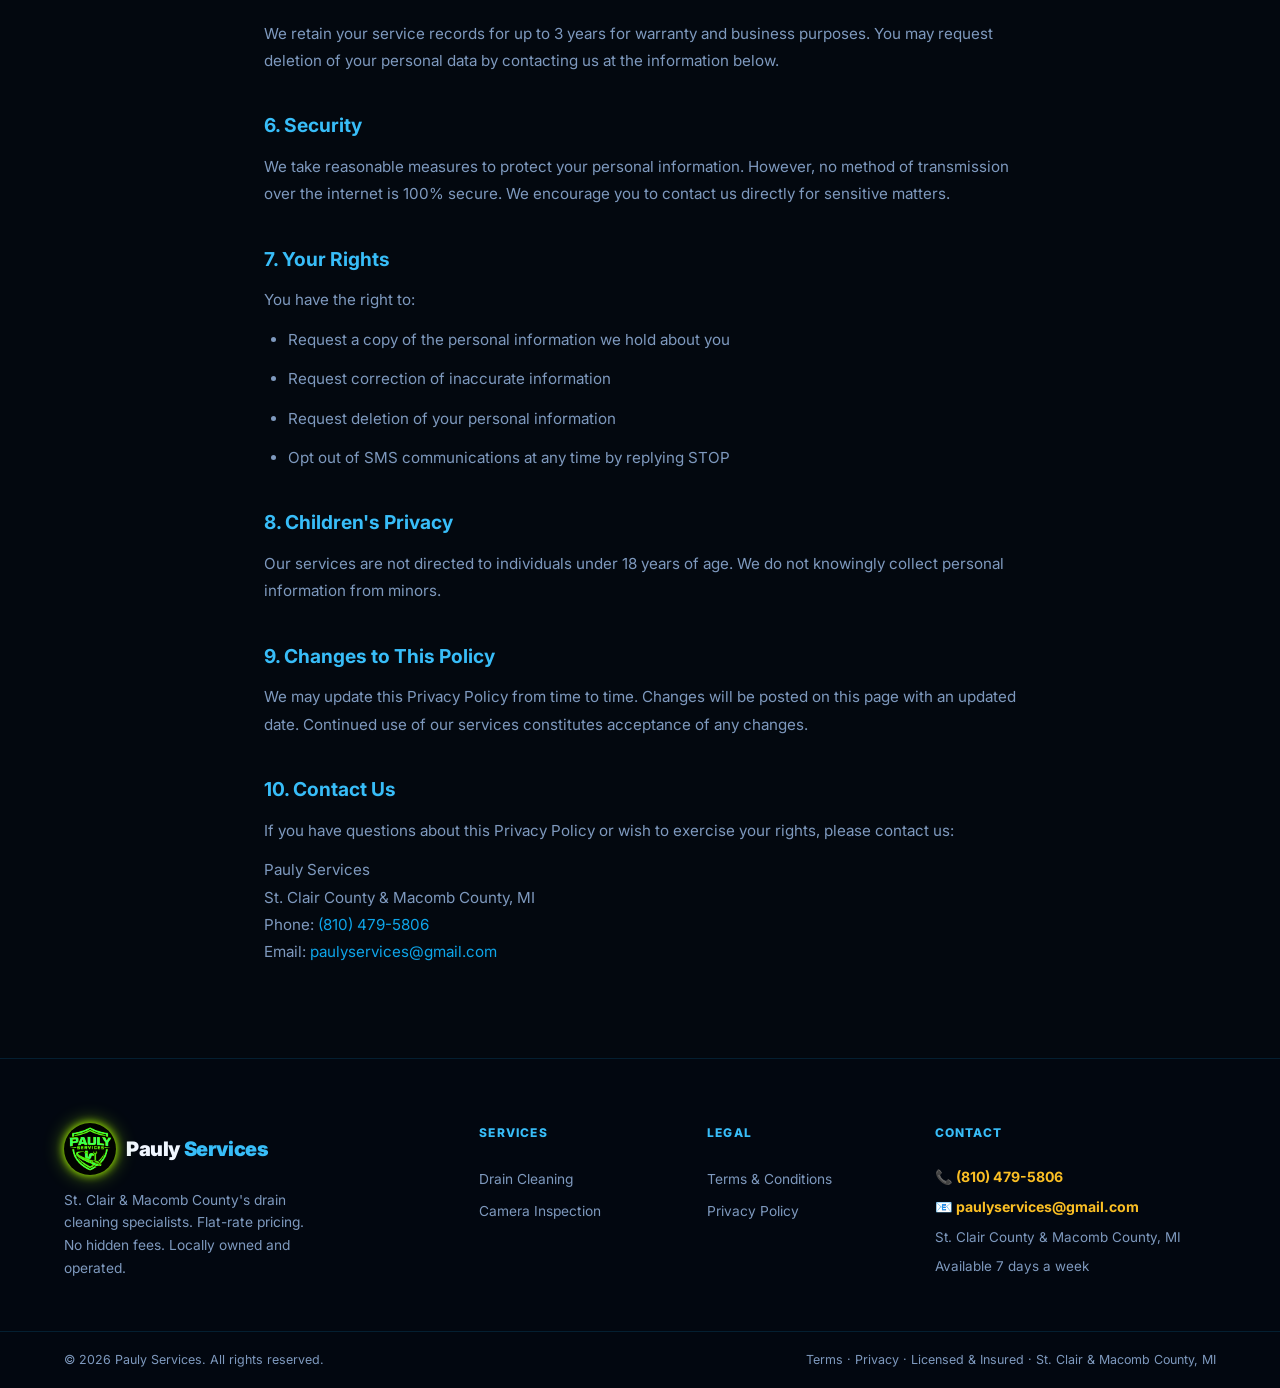
<file: privacy.html>
<!DOCTYPE html>
<html lang="en">
<head>
  <meta charset="UTF-8" />
  <meta name="viewport" content="width=device-width, initial-scale=1.0" />
  <title>Privacy Policy | Pauly Services</title>
  <meta name="description" content="Privacy Policy for Pauly Services — St. Clair & Macomb County, MI." />
  <link rel="preconnect" href="https://fonts.googleapis.com" />
  <link href="https://fonts.googleapis.com/css2?family=Inter:wght@400;500;600;700;800;900&display=swap" rel="stylesheet" />
  <link rel="stylesheet" href="css/style.css" />
  <style>
    .legal-hero { padding: 120px 0 48px; text-align: center; }
    .legal-hero h1 { font-size: clamp(2rem, 5vw, 3rem); font-weight: 800; color: var(--text); }
    .legal-hero p { color: var(--muted); margin-top: 12px; font-size: 0.95rem; }
    .legal-body { max-width: 800px; margin: 0 auto; padding: 0 24px 80px; }
    .legal-body h2 { font-size: 1.2rem; font-weight: 700; color: var(--blue2); margin: 36px 0 12px; }
    .legal-body p, .legal-body li { color: var(--muted); line-height: 1.8; margin-bottom: 12px; font-size: 0.95rem; }
    .legal-body ul { padding-left: 24px; margin-bottom: 12px; }
    .legal-body a { color: var(--blue); }
    .legal-body strong { color: var(--text); }
    .last-updated { display: inline-block; background: rgba(14,165,233,0.1); border: 1px solid var(--border); border-radius: 6px; padding: 4px 12px; font-size: 0.8rem; color: var(--muted); margin-top: 8px; }
  </style>
</head>
<body>

<nav class="nav" id="nav">
  <div class="nav-inner">
    <a href="index.html" class="logo">
      <span class="logo-img-wrap">
        <img src="pauly-logo.png" alt="Pauly Services" class="logo-img" />
      </span>
      <span class="logo-text">Pauly <span class="logo-accent">Services</span></span>
    </a>
    <ul class="nav-links">
      <li><a href="index.html#services">Services</a></li>
      <li><a href="index.html#pricing">Pricing</a></li>
      <li><a href="index.html#service-area">Service Area</a></li>
      <li><a href="index.html#booking" class="nav-cta">Book Now</a></li>
    </ul>
  </div>
</nav>

<div class="legal-hero">
  <div class="container">
    <h1>Privacy Policy</h1>
    <span class="last-updated">Last updated: May 22, 2026</span>
  </div>
</div>

<div class="legal-body">

  <h2>1. Information We Collect</h2>
  <p>When you book a service or contact us, we may collect:</p>
  <ul>
    <li><strong>Name</strong> — to identify you and your service record</li>
    <li><strong>Phone number</strong> — to contact you about your appointment and send SMS notifications (with your consent)</li>
    <li><strong>Email address</strong> — to send receipts and service confirmations</li>
    <li><strong>Service address</strong> — to dispatch a technician to your location</li>
    <li><strong>Service details</strong> — description of the issue and work performed</li>
  </ul>

  <h2>2. How We Use Your Information</h2>
  <p>We use your information solely to:</p>
  <ul>
    <li>Schedule and complete your service appointment</li>
    <li>Send appointment reminders and technician dispatch notifications via SMS (only if you have opted in)</li>
    <li>Send invoices and payment receipts</li>
    <li>Respond to questions or support requests</li>
    <li>Improve our services</li>
  </ul>

  <h2>3. SMS / Text Message Communications</h2>
  <p><strong>We will only send you SMS messages if you have explicitly opted in by checking the SMS consent checkbox on our booking form.</strong></p>
  <p>SMS opt-in data and consent are never shared with third parties or used for marketing purposes unrelated to your active service appointment.</p>
  <p>To opt out at any time, reply <strong>STOP</strong> to any message. You will be immediately unsubscribed and will receive a confirmation. Reply <strong>START</strong> to re-subscribe. Reply <strong>HELP</strong> for support.</p>
  <p><strong>Message and data rates may apply.</strong></p>

  <h2>4. How We Share Your Information</h2>
  <p>We do <strong>not</strong> sell, rent, or trade your personal information to third parties.</p>
  <p>We may share information only in the following limited circumstances:</p>
  <ul>
    <li><strong>Service technicians</strong> — dispatched technicians receive your name, address, and service details to complete your job</li>
    <li><strong>Payment processors</strong> — if you pay by card, your payment is processed by a PCI-compliant payment processor. We do not store full card numbers.</li>
    <li><strong>Legal requirements</strong> — if required by law or to protect our rights</li>
  </ul>

  <h2>5. Data Retention</h2>
  <p>We retain your service records for up to 3 years for warranty and business purposes. You may request deletion of your personal data by contacting us at the information below.</p>

  <h2>6. Security</h2>
  <p>We take reasonable measures to protect your personal information. However, no method of transmission over the internet is 100% secure. We encourage you to contact us directly for sensitive matters.</p>

  <h2>7. Your Rights</h2>
  <p>You have the right to:</p>
  <ul>
    <li>Request a copy of the personal information we hold about you</li>
    <li>Request correction of inaccurate information</li>
    <li>Request deletion of your personal information</li>
    <li>Opt out of SMS communications at any time by replying STOP</li>
  </ul>

  <h2>8. Children's Privacy</h2>
  <p>Our services are not directed to individuals under 18 years of age. We do not knowingly collect personal information from minors.</p>

  <h2>9. Changes to This Policy</h2>
  <p>We may update this Privacy Policy from time to time. Changes will be posted on this page with an updated date. Continued use of our services constitutes acceptance of any changes.</p>

  <h2>10. Contact Us</h2>
  <p>If you have questions about this Privacy Policy or wish to exercise your rights, please contact us:</p>
  <p>Pauly Services<br>
  St. Clair County &amp; Macomb County, MI<br>
  Phone: <a href="tel:+18104795806">(810) 479-5806</a><br>
  Email: <a href="mailto:paulyservices@gmail.com">paulyservices@gmail.com</a></p>

</div>

<footer class="footer">
  <div class="container footer-inner">
    <div class="footer-brand">
      <div class="logo">
        <span class="logo-img-wrap">
          <img src="pauly-logo.png" alt="Pauly Services" class="logo-img" />
        </span>
        <span class="logo-text">Pauly <span class="logo-accent">Services</span></span>
      </div>
      <p>St. Clair &amp; Macomb County's drain cleaning specialists. Flat-rate pricing. No hidden fees. Locally owned and operated.</p>
    </div>
    <div class="footer-links">
      <h4>Services</h4>
      <a href="index.html#services">Drain Cleaning</a>
      <a href="index.html#services">Camera Inspection</a>
    </div>
    <div class="footer-links">
      <h4>Legal</h4>
      <a href="terms.html">Terms &amp; Conditions</a>
      <a href="privacy.html">Privacy Policy</a>
    </div>
    <div class="footer-contact">
      <h4>Contact</h4>
      <a href="tel:+18104795806">📞 (810) 479-5806</a>
      <a href="mailto:paulyservices@gmail.com">📧 paulyservices@gmail.com</a>
      <p>St. Clair County &amp; Macomb County, MI</p>
      <p>Available 7 days a week</p>
    </div>
  </div>
  <div class="footer-bottom">
    <div class="container">
      <span>© 2026 Pauly Services. All rights reserved.</span>
      <span><a href="terms.html" style="color:var(--muted)">Terms</a> · <a href="privacy.html" style="color:var(--muted)">Privacy</a> · Licensed &amp; Insured · St. Clair &amp; Macomb County, MI</span>
    </div>
  </div>
</footer>

</body>
</html>
</file>
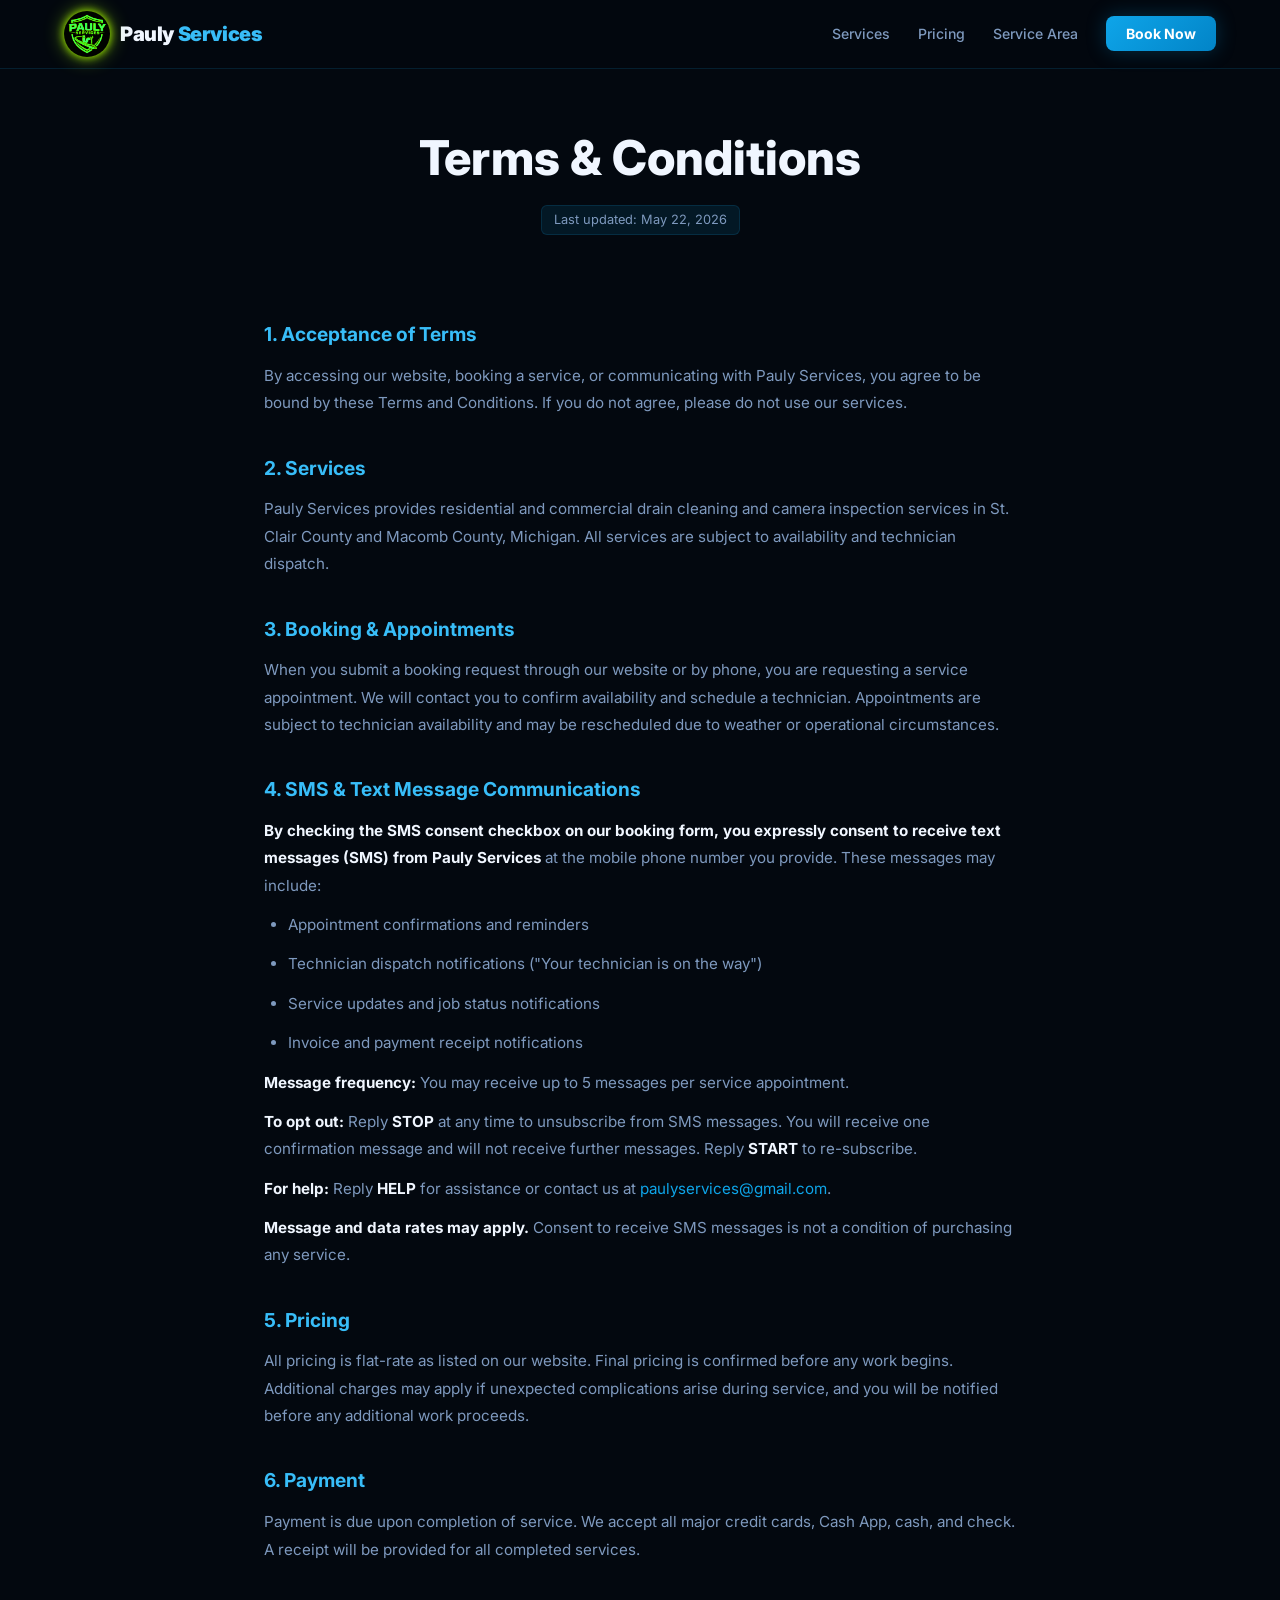
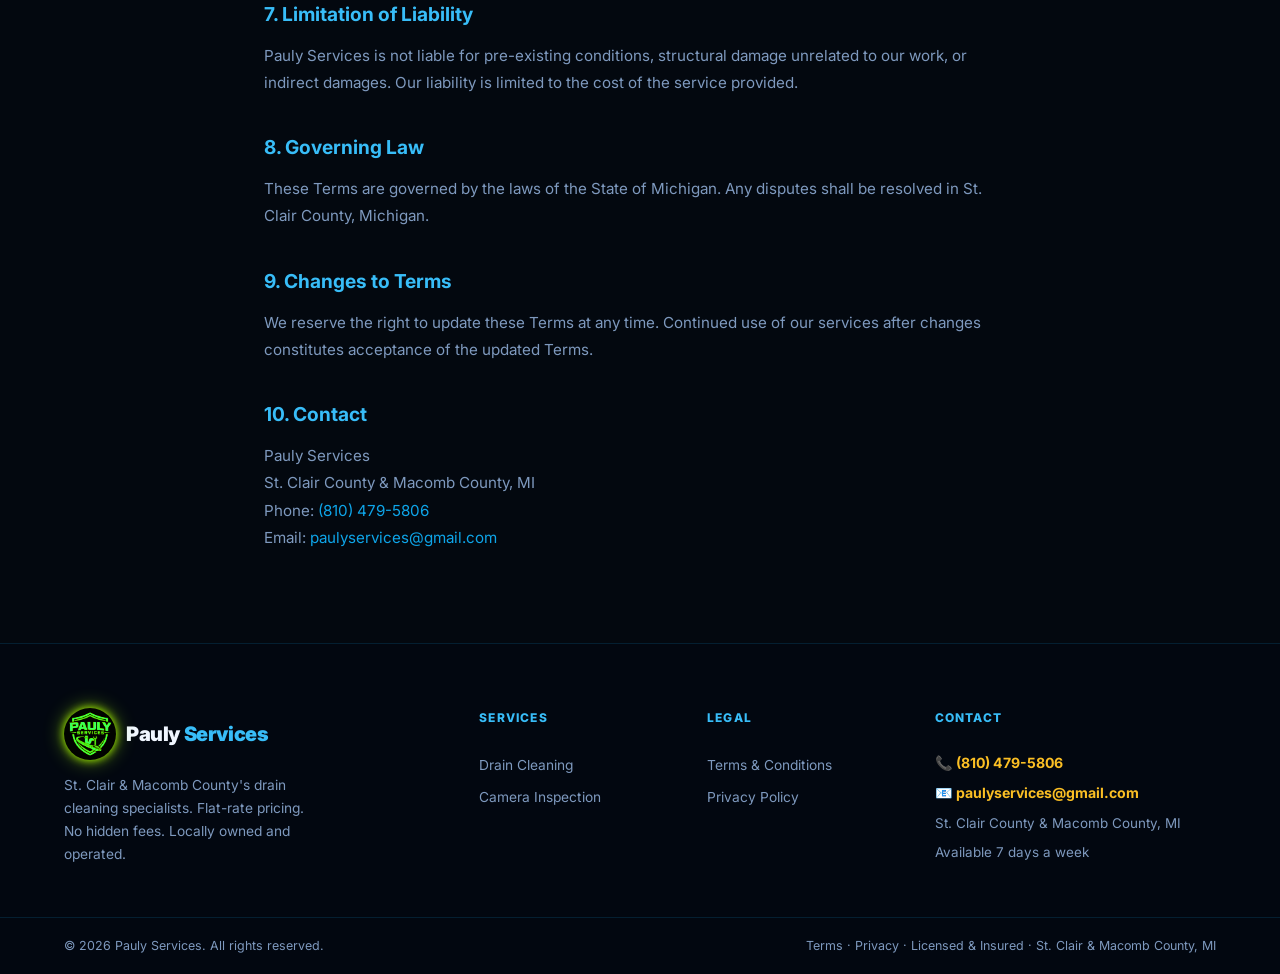
<file: terms.html>
<!DOCTYPE html>
<html lang="en">
<head>
  <meta charset="UTF-8" />
  <meta name="viewport" content="width=device-width, initial-scale=1.0" />
  <title>Terms & Conditions | Pauly Services</title>
  <meta name="description" content="Terms and Conditions for Pauly Services — St. Clair & Macomb County, MI." />
  <link rel="preconnect" href="https://fonts.googleapis.com" />
  <link href="https://fonts.googleapis.com/css2?family=Inter:wght@400;500;600;700;800;900&display=swap" rel="stylesheet" />
  <link rel="stylesheet" href="css/style.css" />
  <style>
    .legal-hero { padding: 120px 0 48px; text-align: center; }
    .legal-hero h1 { font-size: clamp(2rem, 5vw, 3rem); font-weight: 800; color: var(--text); }
    .legal-hero p { color: var(--muted); margin-top: 12px; font-size: 0.95rem; }
    .legal-body { max-width: 800px; margin: 0 auto; padding: 0 24px 80px; }
    .legal-body h2 { font-size: 1.2rem; font-weight: 700; color: var(--blue2); margin: 36px 0 12px; }
    .legal-body p, .legal-body li { color: var(--muted); line-height: 1.8; margin-bottom: 12px; font-size: 0.95rem; }
    .legal-body ul { padding-left: 24px; margin-bottom: 12px; }
    .legal-body a { color: var(--blue); }
    .legal-body strong { color: var(--text); }
    .last-updated { display: inline-block; background: rgba(14,165,233,0.1); border: 1px solid var(--border); border-radius: 6px; padding: 4px 12px; font-size: 0.8rem; color: var(--muted); margin-top: 8px; }
  </style>
</head>
<body>

<nav class="nav" id="nav">
  <div class="nav-inner">
    <a href="index.html" class="logo">
      <span class="logo-img-wrap">
        <img src="pauly-logo.png" alt="Pauly Services" class="logo-img" />
      </span>
      <span class="logo-text">Pauly <span class="logo-accent">Services</span></span>
    </a>
    <ul class="nav-links">
      <li><a href="index.html#services">Services</a></li>
      <li><a href="index.html#pricing">Pricing</a></li>
      <li><a href="index.html#service-area">Service Area</a></li>
      <li><a href="index.html#booking" class="nav-cta">Book Now</a></li>
    </ul>
  </div>
</nav>

<div class="legal-hero">
  <div class="container">
    <h1>Terms &amp; Conditions</h1>
    <span class="last-updated">Last updated: May 22, 2026</span>
  </div>
</div>

<div class="legal-body">

  <h2>1. Acceptance of Terms</h2>
  <p>By accessing our website, booking a service, or communicating with Pauly Services, you agree to be bound by these Terms and Conditions. If you do not agree, please do not use our services.</p>

  <h2>2. Services</h2>
  <p>Pauly Services provides residential and commercial drain cleaning and camera inspection services in St. Clair County and Macomb County, Michigan. All services are subject to availability and technician dispatch.</p>

  <h2>3. Booking & Appointments</h2>
  <p>When you submit a booking request through our website or by phone, you are requesting a service appointment. We will contact you to confirm availability and schedule a technician. Appointments are subject to technician availability and may be rescheduled due to weather or operational circumstances.</p>

  <h2>4. SMS & Text Message Communications</h2>
  <p><strong>By checking the SMS consent checkbox on our booking form, you expressly consent to receive text messages (SMS) from Pauly Services</strong> at the mobile phone number you provide. These messages may include:</p>
  <ul>
    <li>Appointment confirmations and reminders</li>
    <li>Technician dispatch notifications ("Your technician is on the way")</li>
    <li>Service updates and job status notifications</li>
    <li>Invoice and payment receipt notifications</li>
  </ul>
  <p><strong>Message frequency:</strong> You may receive up to 5 messages per service appointment.</p>
  <p><strong>To opt out:</strong> Reply <strong>STOP</strong> at any time to unsubscribe from SMS messages. You will receive one confirmation message and will not receive further messages. Reply <strong>START</strong> to re-subscribe.</p>
  <p><strong>For help:</strong> Reply <strong>HELP</strong> for assistance or contact us at <a href="mailto:paulyservices@gmail.com">paulyservices@gmail.com</a>.</p>
  <p><strong>Message and data rates may apply.</strong> Consent to receive SMS messages is not a condition of purchasing any service.</p>

  <h2>5. Pricing</h2>
  <p>All pricing is flat-rate as listed on our website. Final pricing is confirmed before any work begins. Additional charges may apply if unexpected complications arise during service, and you will be notified before any additional work proceeds.</p>

  <h2>6. Payment</h2>
  <p>Payment is due upon completion of service. We accept all major credit cards, Cash App, cash, and check. A receipt will be provided for all completed services.</p>

  <h2>7. Limitation of Liability</h2>
  <p>Pauly Services is not liable for pre-existing conditions, structural damage unrelated to our work, or indirect damages. Our liability is limited to the cost of the service provided.</p>

  <h2>8. Governing Law</h2>
  <p>These Terms are governed by the laws of the State of Michigan. Any disputes shall be resolved in St. Clair County, Michigan.</p>

  <h2>9. Changes to Terms</h2>
  <p>We reserve the right to update these Terms at any time. Continued use of our services after changes constitutes acceptance of the updated Terms.</p>

  <h2>10. Contact</h2>
  <p>Pauly Services<br>
  St. Clair County &amp; Macomb County, MI<br>
  Phone: <a href="tel:+18104795806">(810) 479-5806</a><br>
  Email: <a href="mailto:paulyservices@gmail.com">paulyservices@gmail.com</a></p>

</div>

<footer class="footer">
  <div class="container footer-inner">
    <div class="footer-brand">
      <div class="logo">
        <span class="logo-img-wrap">
          <img src="pauly-logo.png" alt="Pauly Services" class="logo-img" />
        </span>
        <span class="logo-text">Pauly <span class="logo-accent">Services</span></span>
      </div>
      <p>St. Clair &amp; Macomb County's drain cleaning specialists. Flat-rate pricing. No hidden fees. Locally owned and operated.</p>
    </div>
    <div class="footer-links">
      <h4>Services</h4>
      <a href="index.html#services">Drain Cleaning</a>
      <a href="index.html#services">Camera Inspection</a>
    </div>
    <div class="footer-links">
      <h4>Legal</h4>
      <a href="terms.html">Terms &amp; Conditions</a>
      <a href="privacy.html">Privacy Policy</a>
    </div>
    <div class="footer-contact">
      <h4>Contact</h4>
      <a href="tel:+18104795806">📞 (810) 479-5806</a>
      <a href="mailto:paulyservices@gmail.com">📧 paulyservices@gmail.com</a>
      <p>St. Clair County &amp; Macomb County, MI</p>
      <p>Available 7 days a week</p>
    </div>
  </div>
  <div class="footer-bottom">
    <div class="container">
      <span>© 2026 Pauly Services. All rights reserved.</span>
      <span><a href="terms.html" style="color:var(--muted)">Terms</a> · <a href="privacy.html" style="color:var(--muted)">Privacy</a> · Licensed &amp; Insured · St. Clair &amp; Macomb County, MI</span>
    </div>
  </div>
</footer>

</body>
</html>
</file>
<file: css/style.css>
/* ===== RESET & BASE ===== */
*, *::before, *::after { box-sizing: border-box; margin: 0; padding: 0; }

:root {
  --bg:      #03080f;
  --bg2:     #060e1c;
  --card:    #080f1e;
  --card2:   #0a1428;
  --blue:    #0ea5e9;
  --blue2:   #38bdf8;
  --cyan:    #22d3ee;
  --gold:    #fbbf24;
  --green:   #4ade80;
  --red:     #f87171;
  --text:    #f0f6ff;
  --muted:   #7e99be;
  --border:  rgba(14,165,233,0.15);
  --glow:    rgba(14,165,233,0.3);
  --radius:  14px;
}

html { scroll-behavior: smooth; }

body {
  font-family: 'Inter', -apple-system, BlinkMacSystemFont, sans-serif;
  background: var(--bg);
  color: var(--text);
  line-height: 1.6;
  overflow-x: hidden;
}

.container { max-width: 1200px; margin: 0 auto; padding: 0 24px; }
a { text-decoration: none; color: inherit; }

/* ===== NAV ===== */
.nav {
  position: fixed;
  top: 0; left: 0; right: 0;
  z-index: 100;
  background: rgba(3,8,15,0.9);
  backdrop-filter: blur(20px);
  -webkit-backdrop-filter: blur(20px);
  border-bottom: 1px solid var(--border);
  transition: box-shadow 0.3s;
}
.nav.scrolled { box-shadow: 0 4px 40px rgba(14,165,233,0.1); }

.nav-inner {
  max-width: 1200px;
  margin: 0 auto;
  padding: 0 24px;
  height: 68px;
  display: flex;
  align-items: center;
  gap: 32px;
}

.logo {
  display: flex;
  align-items: center;
  gap: 10px;
  font-weight: 900;
  font-size: 1.25rem;
  white-space: nowrap;
  letter-spacing: -0.02em;
}
.logo-icon { font-size: 1.5rem; filter: drop-shadow(0 0 8px var(--blue)); }
.logo-accent { color: var(--blue2); }

/* ── Real logo image — neon circular stamp ── */
.logo-img-wrap {
  display: inline-flex;
  border-radius: 50%;
  overflow: hidden;
  flex-shrink: 0;
  filter: drop-shadow(0 0 4px #aaff00) drop-shadow(0 0 9px rgba(170,255,0,0.45));
}
.logo-img {
  display: block;
  height: 46px;
  width: 46px;
  object-fit: contain;
  filter: invert(1) sepia(1) saturate(6) hue-rotate(55deg);
  mix-blend-mode: screen;
}
.footer-brand .logo-img { height: 52px; width: 52px; }

/* ── Payment method badges ── */
.pay-methods { display: flex; flex-direction: column; gap: 6px; margin-top: 8px; }
.pay-badge {
  display: inline-block;
  font-size: 0.78rem;
  font-weight: 600;
  color: var(--text);
  background: var(--card2);
  border: 1px solid var(--border);
  border-radius: 6px;
  padding: 5px 10px;
}

/* ── Booking section watermark ── */
.booking-section { position: relative; overflow: hidden; }
.booking-watermark {
  position: absolute;
  right: 3%;
  top: 50%;
  transform: translateY(-50%);
  width: 320px;
  height: 320px;
  object-fit: contain;
  opacity: 0.045;
  pointer-events: none;
  z-index: 0;
}

.nav-links { display: flex; list-style: none; gap: 28px; margin-left: auto; }
.nav-links a { font-size: 0.88rem; font-weight: 500; color: var(--muted); transition: color 0.2s; }
.nav-links a:hover { color: var(--text); }

.nav-cta {
  background: linear-gradient(135deg, var(--blue), #0284c7) !important;
  color: white !important;
  padding: 9px 20px !important;
  border-radius: 8px !important;
  font-weight: 700 !important;
  box-shadow: 0 0 20px rgba(14,165,233,0.25);
  transition: box-shadow 0.2s, transform 0.2s !important;
}
.nav-cta:hover { box-shadow: 0 0 30px rgba(14,165,233,0.5) !important; transform: translateY(-1px); }

.nav-phone { font-size: 0.88rem; font-weight: 700; color: var(--gold); white-space: nowrap; letter-spacing: 0.02em; transition: text-shadow 0.2s; }
.nav-phone:hover { text-shadow: 0 0 12px rgba(251,191,36,0.6); }

.hamburger { display: none; background: none; border: none; color: var(--text); font-size: 1.4rem; cursor: pointer; margin-left: auto; }

.mobile-menu { display: none; flex-direction: column; padding: 12px 24px 20px; gap: 14px; border-top: 1px solid var(--border); background: var(--bg2); }
.mobile-menu a { font-size: 1rem; padding: 4px 0; color: var(--text); }
.mobile-menu.open { display: flex; }
.mobile-phone { color: var(--gold) !important; font-weight: 700; }

/* ===== HERO ===== */
.hero {
  min-height: 100vh;
  display: flex;
  flex-direction: column;
  align-items: center;
  justify-content: center;
  position: relative;
  padding: 120px 24px 80px;
  overflow: hidden;
}

.hero-bg {
  position: absolute;
  inset: 0;
  background: radial-gradient(ellipse 80% 60% at 50% 0%, rgba(14,165,233,0.09) 0%, var(--bg) 70%);
}
.hero-orb {
  position: absolute;
  border-radius: 50%;
  filter: blur(80px);
  animation: drift 12s ease-in-out infinite;
  pointer-events: none;
}
.hero-orb-1 {
  width: 600px; height: 600px;
  top: -200px; left: -100px;
  background: radial-gradient(circle, rgba(14,165,233,0.18) 0%, transparent 70%);
  animation-delay: 0s;
}
.hero-orb-2 {
  width: 500px; height: 500px;
  bottom: -150px; right: -100px;
  background: radial-gradient(circle, rgba(34,211,238,0.12) 0%, transparent 70%);
  animation-delay: -6s;
}
.hero-orb-3 {
  width: 300px; height: 300px;
  top: 50%; left: 50%;
  transform: translate(-50%, -50%);
  background: radial-gradient(circle, rgba(251,191,36,0.06) 0%, transparent 70%);
  animation-delay: -3s;
}
@keyframes drift {
  0%, 100% { transform: translate(0, 0) scale(1); }
  33% { transform: translate(30px, -20px) scale(1.05); }
  66% { transform: translate(-20px, 30px) scale(0.97); }
}

/* Grid pattern overlay — blueprint pipe grid */
.hero-grid {
  position: absolute;
  inset: 0;
  background-image:
    linear-gradient(rgba(14,165,233,0.06) 1px, transparent 1px),
    linear-gradient(90deg, rgba(14,165,233,0.06) 1px, transparent 1px),
    radial-gradient(circle, rgba(14,165,233,0.12) 2px, transparent 2px);
  background-size: 60px 60px, 60px 60px, 60px 60px;
  background-position: 0 0, 0 0, 30px 30px;
}

/* Animated water bubbles */
.bubbles {
  position: absolute;
  inset: 0;
  pointer-events: none;
  overflow: hidden;
  z-index: 0;
}
.bub {
  position: absolute;
  bottom: -60px;
  border-radius: 50%;
  background: radial-gradient(circle at 30% 30%, rgba(34,211,238,0.35), rgba(14,165,233,0.08));
  border: 1px solid rgba(34,211,238,0.2);
  animation: bubble-rise linear infinite;
}
.bub-1  { width:18px;height:18px;left:8%;  animation-duration:9s; animation-delay:0s;   }
.bub-2  { width:30px;height:30px;left:18%; animation-duration:13s;animation-delay:-3s;  }
.bub-3  { width:12px;height:12px;left:32%; animation-duration:8s; animation-delay:-6s;  }
.bub-4  { width:24px;height:24px;left:47%; animation-duration:11s;animation-delay:-1.5s;}
.bub-5  { width:16px;height:16px;left:60%; animation-duration:10s;animation-delay:-8s;  }
.bub-6  { width:36px;height:36px;left:72%; animation-duration:14s;animation-delay:-4s;  }
.bub-7  { width:10px;height:10px;left:83%; animation-duration:7s; animation-delay:-2s;  }
.bub-8  { width:20px;height:20px;left:92%; animation-duration:12s;animation-delay:-7s;  }
@keyframes bubble-rise {
  0%   { transform:translateY(0) scale(0.6); opacity:0; }
  10%  { opacity:0.7; }
  85%  { opacity:0.3; }
  100% { transform:translateY(-110vh) scale(1.1); opacity:0; }
}

/* Pipe flow animation across bottom */
.pipe-line {
  position: absolute;
  bottom: 0; left: 0; right: 0;
  height: 3px;
  background: linear-gradient(90deg, transparent, var(--blue), var(--cyan), transparent);
  animation: flow 3s linear infinite;
}
@keyframes flow {
  0% { transform: translateX(-100%); }
  100% { transform: translateX(100%); }
}

.hero-content {
  position: relative;
  text-align: center;
  max-width: 940px;
  z-index: 1;
}

.badge {
  display: inline-flex;
  align-items: center;
  gap: 8px;
  background: rgba(74,222,128,0.1);
  border: 1px solid rgba(74,222,128,0.3);
  color: var(--green);
  padding: 8px 18px;
  border-radius: 999px;
  font-size: 0.82rem;
  font-weight: 700;
  margin-bottom: 28px;
  letter-spacing: 0.03em;
  animation: pulse-badge 2s ease-in-out infinite;
}
@keyframes pulse-badge {
  0%, 100% { box-shadow: 0 0 0 0 rgba(74,222,128,0.2); }
  50% { box-shadow: 0 0 0 8px rgba(74,222,128,0); }
}

.hero h1 {
  font-size: clamp(2.4rem, 6.5vw, 4.5rem);
  font-weight: 900;
  line-height: 1.08;
  margin-bottom: 24px;
  letter-spacing: -0.03em;
}

.gradient-text {
  background: linear-gradient(135deg, var(--blue2) 0%, var(--cyan) 50%, var(--blue) 100%);
  -webkit-background-clip: text;
  -webkit-text-fill-color: transparent;
  background-clip: text;
  filter: drop-shadow(0 0 30px rgba(14,165,233,0.4));
}

.hero-sub {
  font-size: clamp(1rem, 2.5vw, 1.2rem);
  color: var(--muted);
  max-width: 660px;
  margin: 0 auto 40px;
  line-height: 1.7;
}

/* Compare price cards */
.hero-compare {
  display: flex;
  align-items: center;
  justify-content: center;
  gap: 24px;
  margin-bottom: 44px;
  flex-wrap: wrap;
}

.compare-card {
  border-radius: var(--radius);
  padding: 22px 36px;
  min-width: 170px;
  position: relative;
  overflow: hidden;
}
.compare-card.ours {
  background: rgba(14,165,233,0.08);
  border: 1px solid rgba(14,165,233,0.3);
  box-shadow: 0 0 40px rgba(14,165,233,0.1), inset 0 1px 0 rgba(14,165,233,0.2);
}
.compare-card.ours::before {
  content: '';
  position: absolute;
  top: 0; left: 0; right: 0; height: 2px;
  background: linear-gradient(90deg, transparent, var(--blue), var(--cyan), transparent);
}
.compare-card.theirs {
  background: rgba(248,113,113,0.06);
  border: 1px solid rgba(248,113,113,0.2);
  opacity: 0.75;
}
.compare-label { font-size: 0.72rem; font-weight: 700; text-transform: uppercase; letter-spacing: 0.08em; color: var(--muted); margin-bottom: 8px; }
.ours .compare-label { color: var(--blue2); }
.compare-price { font-size: 2.4rem; font-weight: 900; letter-spacing: -0.03em; }
.ours .compare-price { color: var(--green); text-shadow: 0 0 20px rgba(74,222,128,0.3); }
.theirs .compare-price { color: var(--red); text-decoration: line-through; }
.compare-service { font-size: 0.78rem; color: var(--muted); margin-top: 4px; }
.compare-vs {
  font-size: 1.1rem;
  font-weight: 700;
  color: var(--muted);
  background: var(--card2);
  border: 1px solid var(--border);
  border-radius: 50%;
  width: 44px; height: 44px;
  display: flex; align-items: center; justify-content: center;
}

.hero-actions { display: flex; gap: 16px; justify-content: center; flex-wrap: wrap; }
.hero-note { margin-top: 18px; font-size: 0.73rem; color: var(--muted); }

.hero-scroll {
  position: absolute;
  bottom: 28px;
  left: 50%;
  transform: translateX(-50%);
  color: var(--blue);
  font-size: 1.3rem;
  animation: bounce 2s infinite;
  filter: drop-shadow(0 0 8px var(--blue));
}
@keyframes bounce {
  0%,100%{transform:translateX(-50%) translateY(0)}
  50%{transform:translateX(-50%) translateY(10px)}
}

/* ===== BUTTONS ===== */
.btn-primary {
  background: linear-gradient(135deg, var(--blue) 0%, #0284c7 100%);
  color: white;
  padding: 15px 30px;
  border-radius: 10px;
  font-weight: 800;
  font-size: 1rem;
  border: none;
  cursor: pointer;
  transition: transform 0.2s, box-shadow 0.2s;
  display: inline-block;
  letter-spacing: 0.01em;
  box-shadow: 0 4px 24px rgba(14,165,233,0.35);
}
.btn-primary:hover {
  transform: translateY(-3px);
  box-shadow: 0 8px 40px rgba(14,165,233,0.55);
}

.btn-secondary {
  background: rgba(255,255,255,0.05);
  border: 1px solid rgba(255,255,255,0.12);
  color: var(--text);
  padding: 15px 30px;
  border-radius: 10px;
  font-weight: 600;
  font-size: 1rem;
  cursor: pointer;
  transition: background 0.2s, border-color 0.2s;
  display: inline-block;
}
.btn-secondary:hover { background: rgba(255,255,255,0.09); border-color: rgba(14,165,233,0.3); }
.btn-full { width: 100%; text-align: center; padding: 17px; font-size: 1.05rem; }

/* ===== TRUST BAR ===== */
.trust-bar {
  background: rgba(14,165,233,0.05);
  border-top: 1px solid var(--border);
  border-bottom: 1px solid var(--border);
  padding: 18px 24px;
}
.trust-inner { display: flex; flex-wrap: wrap; gap: 12px 32px; justify-content: center; }
.trust-item { font-size: 0.83rem; font-weight: 600; color: var(--muted); white-space: nowrap; transition: color 0.2s; }
.trust-item:hover { color: var(--text); }

/* ===== SECTIONS ===== */
.section { padding: 90px 0; }
.section-dark {
  background: var(--bg2);
  position: relative;
}
.section-dark::before {
  content: '';
  position: absolute;
  top: 0; left: 0; right: 0;
  height: 1px;
  background: linear-gradient(90deg, transparent, var(--border), transparent);
}
.section-dark::after {
  content: '';
  position: absolute;
  inset: 0;
  background-image: repeating-linear-gradient(
    -45deg,
    transparent,
    transparent 40px,
    rgba(14,165,233,0.015) 40px,
    rgba(14,165,233,0.015) 41px
  );
  pointer-events: none;
}

.section-label {
  font-size: 0.72rem;
  font-weight: 800;
  text-transform: uppercase;
  letter-spacing: 0.12em;
  color: var(--blue2);
  margin-bottom: 12px;
  display: flex;
  align-items: center;
  gap: 8px;
}
.section-label::before { content: ''; display: block; width: 20px; height: 2px; background: var(--blue); border-radius: 2px; }
.section-title {
  font-size: clamp(1.7rem, 4vw, 2.6rem);
  font-weight: 900;
  margin-bottom: 18px;
  letter-spacing: -0.025em;
  line-height: 1.15;
}
.section-sub {
  color: var(--muted);
  max-width: 680px;
  margin-bottom: 52px;
  font-size: 1.05rem;
  line-height: 1.75;
}

/* ===== WHY US CARDS ===== */
.cards-grid {
  display: grid;
  grid-template-columns: repeat(auto-fill, minmax(310px, 1fr));
  gap: 20px;
}

.card {
  background: var(--card);
  border: 1px solid var(--border);
  border-radius: var(--radius);
  padding: 30px;
  position: relative;
  overflow: hidden;
  transition: border-color 0.3s, transform 0.3s, box-shadow 0.3s;
}
.card::before {
  content: '';
  position: absolute;
  top: 0; left: 0; right: 0; height: 2px;
  background: linear-gradient(90deg, transparent, var(--blue), transparent);
  opacity: 0;
  transition: opacity 0.3s;
}
.card:hover {
  border-color: rgba(14,165,233,0.35);
  transform: translateY(-5px);
  box-shadow: 0 20px 60px rgba(14,165,233,0.1);
}
.card:hover::before { opacity: 1; }

.card-icon { font-size: 2.4rem; margin-bottom: 16px; filter: drop-shadow(0 0 8px rgba(14,165,233,0.3)); }
.card h3 { font-size: 1.1rem; font-weight: 800; margin-bottom: 10px; letter-spacing: -0.01em; }
.card p { color: var(--muted); font-size: 0.93rem; line-height: 1.65; }

/* ===== SERVICES ===== */
.service-categories {
  display: grid;
  grid-template-columns: repeat(auto-fill, minmax(340px, 1fr));
  gap: 20px;
}

.service-cat {
  background: var(--card);
  border: 1px solid var(--border);
  border-radius: var(--radius);
  padding: 26px;
  transition: border-color 0.3s, transform 0.3s;
}
.service-cat:hover { border-color: rgba(14,165,233,0.3); transform: translateY(-3px); }

.cat-header { display: flex; align-items: center; gap: 12px; margin-bottom: 6px; }
.cat-icon { font-size: 1.6rem; }
.cat-header h3 { font-size: 1.05rem; font-weight: 800; display: flex; align-items: center; gap: 8px; flex-wrap: wrap; }
.cat-badge {
  background: rgba(251,191,36,0.12);
  color: var(--gold);
  border: 1px solid rgba(251,191,36,0.3);
  font-size: 0.68rem;
  padding: 3px 9px;
  border-radius: 999px;
  font-weight: 700;
  letter-spacing: 0.04em;
}
.cat-badge.special {
  background: rgba(74,222,128,0.12);
  color: var(--green);
  border-color: rgba(74,222,128,0.3);
  animation: pulse-badge 2s ease-in-out infinite;
}
.cat-desc { font-size: 0.83rem; color: var(--muted); margin-bottom: 16px; }

.service-list { display: flex; flex-direction: column; gap: 8px; }

.service-item {
  display: flex;
  justify-content: space-between;
  align-items: center;
  padding: 11px 14px;
  background: rgba(255,255,255,0.02);
  border-radius: 9px;
  border: 1px solid transparent;
  transition: border-color 0.2s, background 0.2s;
}
.service-item:hover { border-color: var(--border); background: rgba(14,165,233,0.04); }
.service-item.featured {
  border-color: rgba(14,165,233,0.2);
  background: rgba(14,165,233,0.04);
}

.service-name { font-size: 0.88rem; font-weight: 500; }
.service-price { font-size: 1rem; font-weight: 800; color: var(--green); white-space: nowrap; margin-left: 12px; }
.service-price-wrap { display: flex; flex-direction: column; align-items: flex-end; gap: 1px; }
.price-regular { font-size: 0.75rem; color: var(--muted); text-decoration: line-through; }
.price-special { font-size: 1rem; font-weight: 800; color: var(--gold); white-space: nowrap; }

/* ── Specials Grid ── */
.specials-grid {
  display: grid;
  grid-template-columns: repeat(3, 1fr);
  gap: 16px;
  margin: 28px 0;
}
@media (max-width: 768px) {
  .specials-grid { grid-template-columns: 1fr; }
}
.special-card {
  background: var(--card);
  border: 1px solid var(--border);
  border-radius: var(--radius);
  padding: 22px 18px;
  position: relative;
  overflow: hidden;
}
.special-card.grand-opening {
  border-color: var(--gold);
  box-shadow: 0 0 28px rgba(251,191,36,0.18);
}
.special-card.always-on {
  border-color: var(--blue);
  box-shadow: 0 0 20px rgba(14,165,233,0.12);
}
.special-card.ferguson {
  border-color: var(--green);
  box-shadow: 0 0 20px rgba(74,222,128,0.12);
  background: var(--card2);
}
.special-eyebrow {
  font-size: 0.72rem;
  font-weight: 700;
  text-transform: uppercase;
  letter-spacing: 0.08em;
  color: var(--muted);
  margin-bottom: 10px;
}
.grand-opening .special-eyebrow { color: var(--gold); }
.always-on .special-eyebrow { color: var(--blue2); }
.ferguson .special-eyebrow { color: var(--green); }
.special-amount {
  font-size: 2.8rem;
  font-weight: 900;
  line-height: 1;
  margin-bottom: 10px;
}
.grand-opening .special-amount { color: var(--gold); }
.always-on .special-amount { color: var(--blue2); }
.ferguson .special-amount { color: var(--green); }
.special-off {
  font-size: 1.1rem;
  font-weight: 700;
  opacity: 0.85;
}
.special-desc {
  font-size: 0.87rem;
  color: var(--text);
  line-height: 1.55;
  margin-bottom: 12px;
}
.special-fine {
  font-size: 0.68rem;
  color: var(--muted);
  line-height: 1.4;
  padding-top: 10px;
  border-top: 1px solid var(--border);
}
.compare-special-badge {
  display: inline-block;
  font-size: 0.68rem;
  font-weight: 700;
  color: var(--gold);
  background: rgba(251,191,36,0.12);
  border: 1px solid rgba(251,191,36,0.3);
  border-radius: 4px;
  padding: 1px 6px;
  margin-left: 4px;
  white-space: nowrap;
}

/* ===== SPECIAL PROMO BANNER ===== */
.promo-banner {
  background: linear-gradient(135deg, rgba(251,191,36,0.1) 0%, rgba(14,165,233,0.08) 100%);
  border: 1px solid rgba(251,191,36,0.3);
  border-radius: var(--radius);
  padding: 20px 28px;
  display: flex;
  align-items: center;
  gap: 20px;
  margin-bottom: 36px;
  position: relative;
  overflow: hidden;
}
.promo-banner::before {
  content: '';
  position: absolute;
  top: 0; left: 0; right: 0; height: 2px;
  background: linear-gradient(90deg, var(--gold), var(--blue), var(--gold));
  animation: shimmer 3s linear infinite;
}
@keyframes shimmer { 0%{background-position:0%} 100%{background-position:200%} }
.promo-icon { font-size: 2rem; flex-shrink: 0; }
.promo-text strong { color: var(--gold); font-size: 1rem; }
.promo-text p { font-size: 0.85rem; color: var(--muted); margin-top: 2px; }
.promo-price { margin-left: auto; text-align: right; flex-shrink: 0; }
.promo-price .was { font-size: 0.8rem; color: var(--muted); text-decoration: line-through; }
.promo-price .now { font-size: 1.8rem; font-weight: 900; color: var(--gold); line-height: 1; }
.promo-price .label { font-size: 0.7rem; color: var(--muted); }

/* ===== WORRY-FREE ADD-ON CARD ===== */
.worry-free-cat {
  border-color: rgba(74,222,128,0.3) !important;
  background: rgba(74,222,128,0.04) !important;
  position: relative;
  overflow: hidden;
}
.worry-free-cat::before {
  content: '';
  position: absolute;
  top: 0; left: 0; right: 0; height: 2px;
  background: linear-gradient(90deg, var(--green), var(--cyan), var(--green));
  animation: shimmer 3s linear infinite;
}
.worry-free-box {
  background: rgba(74,222,128,0.06);
  border: 1px solid rgba(74,222,128,0.2);
  border-radius: 10px;
  padding: 18px 20px;
}
.wf-price {
  font-size: 2rem;
  font-weight: 900;
  color: var(--green);
  margin-bottom: 8px;
  line-height: 1;
}
.wf-per { font-size: 0.9rem; font-weight: 500; color: var(--muted); }
.wf-desc { font-size: 0.88rem; color: var(--text); margin-bottom: 8px; line-height: 1.6; }
.wf-note { font-size: 0.78rem; color: var(--muted); line-height: 1.55; }

/* Worry-Free checkbox in booking form */
.worry-free-check {
  background: rgba(74,222,128,0.06);
  border: 1px solid rgba(74,222,128,0.25);
  border-radius: 10px;
  padding: 14px 18px;
  margin-bottom: 16px;
}
.wf-label {
  display: flex;
  align-items: flex-start;
  gap: 12px;
  cursor: pointer;
  font-size: 0.9rem;
  font-weight: 600;
  color: var(--text) !important;
  letter-spacing: 0 !important;
}
.wf-label input[type="checkbox"] {
  width: 18px; height: 18px;
  flex-shrink: 0;
  margin-top: 2px;
  accent-color: var(--green);
}
.wf-tag {
  font-size: 0.77rem;
  color: var(--green);
  font-weight: 500;
  display: block;
  margin-top: 2px;
}

/* ===== PRICE COMPARISON TABLE ===== */
.compare-table-wrap { overflow-x: auto; border-radius: var(--radius); border: 1px solid var(--border); }

.compare-table { width: 100%; border-collapse: collapse; }

.compare-table th, .compare-table td {
  padding: 16px 22px;
  text-align: left;
  border-bottom: 1px solid var(--border);
}
.compare-table tbody tr:last-child td { border-bottom: none; }

.compare-table thead tr { background: rgba(14,165,233,0.08); }
.compare-table thead th { font-size: 0.78rem; font-weight: 700; text-transform: uppercase; letter-spacing: 0.06em; color: var(--muted); }

.compare-table tbody tr { background: var(--card); transition: background 0.15s; }
.compare-table tbody tr:hover { background: rgba(14,165,233,0.04); }
.compare-table td { font-size: 0.9rem; }

.col-ours { color: var(--green) !important; font-weight: 800 !important; font-size: 0.95rem !important; }
.col-them { color: var(--red) !important; }
.col-save { color: var(--gold) !important; font-weight: 700 !important; }

.compare-note { margin-top: 14px; font-size: 0.76rem; color: var(--muted); }

/* ===== STATS ROW ===== */
.stats-row {
  display: grid;
  grid-template-columns: repeat(4, 1fr);
  gap: 20px;
  margin: 60px 0 0;
}
.stat-box {
  text-align: center;
  padding: 28px 20px;
  background: var(--card);
  border: 1px solid var(--border);
  border-radius: var(--radius);
  position: relative;
  overflow: hidden;
}
.stat-box::after {
  content: '';
  position: absolute;
  bottom: 0; left: 20%; right: 20%; height: 2px;
  background: linear-gradient(90deg, transparent, var(--blue), transparent);
  border-radius: 2px;
}
.stat-num { font-size: 2.8rem; font-weight: 900; color: var(--blue2); line-height: 1; margin-bottom: 6px; letter-spacing: -0.03em; }
.stat-num .unit { font-size: 1.4rem; }
.stat-label { font-size: 0.8rem; color: var(--muted); font-weight: 500; line-height: 1.4; }

/* ===== OPEN DATE CALLOUT ===== */
.open-date-callout {
  display: flex;
  align-items: center;
  gap: 16px;
  background: rgba(74,222,128,0.07);
  border: 1px solid rgba(74,222,128,0.25);
  border-radius: var(--radius);
  padding: 16px 22px;
  margin-bottom: 28px;
  font-size: 0.92rem;
  line-height: 1.6;
}
.coming-callout {
  background: rgba(251,191,36,0.07);
  border-color: rgba(251,191,36,0.25);
}
.odc-icon { font-size: 1.6rem; flex-shrink: 0; }

/* ===== BOOKING ===== */
.booking-wrap {
  display: grid;
  grid-template-columns: 1fr 320px;
  gap: 32px;
  align-items: start;
}

.booking-form {
  background: var(--card);
  border: 1px solid var(--border);
  border-radius: var(--radius);
  padding: 36px;
  position: relative;
  overflow: hidden;
}
.booking-form::before {
  content: '';
  position: absolute;
  top: 0; left: 0; right: 0; height: 3px;
  background: linear-gradient(90deg, var(--blue), var(--cyan), var(--blue));
}

.form-row { display: grid; grid-template-columns: 1fr 1fr; gap: 16px; margin-bottom: 16px; }
.form-group { display: flex; flex-direction: column; gap: 7px; }
.form-group.full { margin-bottom: 16px; }

label { font-size: 0.82rem; font-weight: 700; color: var(--muted); letter-spacing: 0.02em; }

input, select, textarea {
  background: rgba(255,255,255,0.04);
  border: 1px solid rgba(255,255,255,0.08);
  border-radius: 9px;
  padding: 11px 15px;
  color: var(--text);
  font-size: 0.95rem;
  font-family: inherit;
  width: 100%;
  transition: border-color 0.2s, background 0.2s, box-shadow 0.2s;
}
input:focus, select:focus, textarea:focus {
  outline: none;
  border-color: var(--blue);
  background: rgba(14,165,233,0.05);
  box-shadow: 0 0 0 3px rgba(14,165,233,0.12);
}
select option { background: #0a1428; color: var(--text); }
textarea { resize: vertical; }

.payment-notice {
  display: flex;
  align-items: center;
  gap: 14px;
  background: rgba(74,222,128,0.06);
  border: 1px solid rgba(74,222,128,0.2);
  border-radius: 10px;
  padding: 16px 18px;
  margin-bottom: 20px;
  margin-top: 8px;
}
.payment-icon { font-size: 1.6rem; flex-shrink: 0; }
.payment-notice strong { font-size: 0.88rem; }
.payment-notice span { font-size: 0.8rem; color: var(--muted); }

.booking-sidebar { display: flex; flex-direction: column; gap: 16px; }

.sidebar-card {
  background: var(--card);
  border: 1px solid var(--border);
  border-radius: var(--radius);
  padding: 22px;
}
.sidebar-card h4 { font-size: 0.95rem; margin-bottom: 10px; font-weight: 700; }
.sidebar-card p { font-size: 0.84rem; color: var(--muted); line-height: 1.6; }

.sidebar-phone {
  display: block;
  text-align: center;
  background: linear-gradient(135deg, var(--blue) 0%, #0284c7 100%);
  color: white;
  padding: 13px;
  border-radius: 9px;
  font-weight: 800;
  margin-bottom: 8px;
  font-size: 1.15rem;
  letter-spacing: 0.02em;
  box-shadow: 0 4px 20px rgba(14,165,233,0.35);
  transition: box-shadow 0.2s, transform 0.2s;
}
.sidebar-phone:hover { box-shadow: 0 6px 30px rgba(14,165,233,0.5); transform: translateY(-2px); }

.sidebar-card.guarantee {
  border-color: rgba(74,222,128,0.25);
  background: rgba(74,222,128,0.04);
}

.booking-success {
  text-align: center;
  background: rgba(74,222,128,0.07);
  border: 1px solid rgba(74,222,128,0.3);
  border-radius: var(--radius);
  padding: 60px 32px;
}
.success-icon { font-size: 3.5rem; margin-bottom: 20px; }
.booking-success h3 { font-size: 1.6rem; margin-bottom: 12px; }
.booking-success p { color: var(--muted); }

/* ===== SERVICE AREA ===== */
.area-grid {
  display: grid;
  grid-template-columns: repeat(auto-fill, minmax(260px, 1fr));
  gap: 20px;
  margin-bottom: 32px;
}
.area-card {
  background: var(--card);
  border: 1px solid var(--border);
  border-radius: var(--radius);
  padding: 26px;
  transition: border-color 0.3s, transform 0.3s;
}
.area-card:hover { border-color: rgba(14,165,233,0.3); transform: translateY(-4px); }
.area-card-gp {
  border-color: rgba(251,191,36,0.25);
  background: rgba(251,191,36,0.03);
}
.area-icon { font-size: 1.6rem; margin-bottom: 10px; }
.area-card h3 { font-size: 1.05rem; font-weight: 800; margin-bottom: 4px; }
.area-note-text { font-size: 0.76rem; color: var(--gold); margin-bottom: 12px; font-weight: 600; }
.area-list { list-style: none; display: flex; flex-direction: column; gap: 6px; }
.area-list li {
  font-size: 0.84rem;
  color: var(--muted);
  padding-left: 14px;
  position: relative;
}
.area-list li::before { content: '·'; position: absolute; left: 0; color: var(--blue2); font-weight: 700; }

.area-note-box {
  display: flex;
  align-items: center;
  gap: 18px;
  background: rgba(14,165,233,0.06);
  border: 1px solid var(--border);
  border-radius: var(--radius);
  padding: 22px 26px;
  font-size: 0.92rem;
}
.area-note-box span { font-size: 1.8rem; flex-shrink: 0; }
.area-note-box a { color: var(--gold); font-weight: 700; }

/* ===== ABOUT ===== */
.about-wrap { display: grid; grid-template-columns: 1fr 1fr; gap: 64px; align-items: center; }
.about-text p { color: var(--muted); margin-bottom: 18px; line-height: 1.75; }
.about-list { list-style: none; display: flex; flex-direction: column; gap: 10px; }
.about-list li { font-size: 0.95rem; font-weight: 500; }

/* ===== FAQ ===== */
.faq-list { display: flex; flex-direction: column; gap: 8px; max-width: 840px; }

.faq-item {
  background: var(--card);
  border: 1px solid var(--border);
  border-radius: var(--radius);
  overflow: hidden;
  transition: border-color 0.2s;
}
.faq-item:hover { border-color: rgba(14,165,233,0.25); }

.faq-q {
  width: 100%;
  text-align: left;
  background: none;
  border: none;
  color: var(--text);
  font-size: 0.97rem;
  font-weight: 700;
  padding: 20px 22px;
  cursor: pointer;
  display: flex;
  justify-content: space-between;
  align-items: center;
  font-family: inherit;
}
.faq-q:hover { color: var(--blue2); }
.faq-q::after {
  content: '+';
  font-size: 1.3rem;
  color: var(--blue);
  font-weight: 300;
  transition: transform 0.25s;
  flex-shrink: 0;
  margin-left: 12px;
  filter: drop-shadow(0 0 6px var(--blue));
}
.faq-item.open .faq-q::after { transform: rotate(45deg); }

.faq-a {
  max-height: 0;
  overflow: hidden;
  transition: max-height 0.35s ease, padding 0.35s ease;
  padding: 0 22px;
  color: var(--muted);
  font-size: 0.9rem;
  line-height: 1.75;
}
.faq-item.open .faq-a { max-height: 300px; padding: 0 22px 20px; }

/* ===== FOOTER ===== */
.footer {
  background: #020710;
  border-top: 1px solid var(--border);
  padding: 64px 0 0;
}
.footer-inner {
  display: grid;
  grid-template-columns: 2fr 1fr 1fr 1.5fr;
  gap: 40px;
  padding-bottom: 52px;
}
.footer-brand .logo { margin-bottom: 14px; }
.footer-brand p { color: var(--muted); font-size: 0.86rem; max-width: 260px; line-height: 1.65; }

.footer-links h4, .footer-contact h4 {
  font-size: 0.75rem;
  font-weight: 800;
  text-transform: uppercase;
  letter-spacing: 0.1em;
  color: var(--blue2);
  margin-bottom: 16px;
}
.footer-links { display: flex; flex-direction: column; gap: 10px; }
.footer-links a { font-size: 0.86rem; color: var(--muted); transition: color 0.2s; }
.footer-links a:hover { color: var(--text); }

.footer-contact { display: flex; flex-direction: column; gap: 8px; }
.footer-contact a { font-size: 0.88rem; color: var(--gold); font-weight: 700; transition: text-shadow 0.2s; }
.footer-contact a:hover { text-shadow: 0 0 12px rgba(251,191,36,0.5); }
.footer-contact p { font-size: 0.84rem; color: var(--muted); }

.footer-bottom {
  border-top: 1px solid var(--border);
  padding: 18px 0;
}
.footer-bottom .container {
  display: flex;
  justify-content: space-between;
  align-items: center;
  font-size: 0.78rem;
  color: var(--muted);
}

/* ===== HOURS & TRIP CHARGES ===== */
.hours-grid {
  display: grid;
  grid-template-columns: repeat(3, 1fr);
  gap: 20px;
  margin-bottom: 28px;
}
.hours-card {
  background: var(--card);
  border: 1px solid var(--border);
  border-radius: var(--radius);
  padding: 28px 24px;
  position: relative;
  overflow: hidden;
  transition: transform 0.3s, border-color 0.3s;
}
.hours-card:hover { transform: translateY(-4px); }

.hours-badge {
  display: inline-block;
  font-size: 0.68rem;
  font-weight: 800;
  text-transform: uppercase;
  letter-spacing: 0.08em;
  padding: 4px 12px;
  border-radius: 999px;
  margin-bottom: 16px;
}
.regular-badge   { background: rgba(74,222,128,0.12);  color: var(--green); border: 1px solid rgba(74,222,128,0.3); }
.afterhours-badge{ background: rgba(251,191,36,0.12);  color: var(--gold);  border: 1px solid rgba(251,191,36,0.3); }
.emergency-badge { background: rgba(248,113,113,0.12); color: var(--red);   border: 1px solid rgba(248,113,113,0.3); }

.hours-card.afterhours-card { border-color: rgba(251,191,36,0.2); }
.hours-card.emergency-card  { border-color: rgba(248,113,113,0.2); }

.hours-time        { font-size: 1.05rem; font-weight: 800; margin-bottom: 4px; }
.hours-time-detail { font-size: 0.85rem; color: var(--muted); margin-bottom: 20px; }
.hours-note        { font-size: 0.78rem; color: var(--gold); }

.trip-charge-row {
  display: flex;
  justify-content: space-between;
  align-items: center;
  background: rgba(255,255,255,0.03);
  border: 1px solid var(--border);
  border-radius: 9px;
  padding: 12px 16px;
  margin-bottom: 14px;
}
.trip-label { font-size: 0.8rem; font-weight: 600; color: var(--muted); text-transform: uppercase; letter-spacing: 0.05em; }
.trip-price { font-size: 1.6rem; font-weight: 900; line-height: 1; }
.regular-price   { color: var(--green); }
.afterhours-price{ color: var(--gold); }
.emergency-price { color: var(--red); }

.hours-desc { font-size: 0.82rem; color: var(--muted); line-height: 1.6; }

.trip-note-box {
  display: flex;
  align-items: flex-start;
  gap: 18px;
  background: rgba(14,165,233,0.06);
  border: 1px solid var(--border);
  border-radius: var(--radius);
  padding: 22px 26px;
  font-size: 0.9rem;
  line-height: 1.65;
}
.trip-note-box span { font-size: 1.8rem; flex-shrink: 0; margin-top: 2px; }

/* Trip charge hint in booking form */
.trip-hint {
  margin-top: 8px;
  padding: 10px 14px;
  border-radius: 8px;
  font-size: 0.82rem;
  font-weight: 600;
  border: 1px solid;
}
.trip-hint.hint-regular    { background: rgba(74,222,128,0.07);  color: var(--green); border-color: rgba(74,222,128,0.25); }
.trip-hint.hint-afterhours { background: rgba(251,191,36,0.07);  color: var(--gold);  border-color: rgba(251,191,36,0.25); }
.trip-hint.hint-emergency  { background: rgba(248,113,113,0.07); color: var(--red);   border-color: rgba(248,113,113,0.25); }

/* Trip charge sidebar */
.trip-sidebar-card { border-color: rgba(14,165,233,0.2) !important; }
.trip-sidebar-row {
  display: flex;
  justify-content: space-between;
  align-items: center;
  padding: 6px 0;
  border-bottom: 1px solid var(--border);
  font-size: 0.82rem;
  color: var(--muted);
}
.trip-sidebar-row:last-of-type { border-bottom: none; }
.trip-sidebar-price { font-weight: 800; font-size: 0.95rem; }

/* ===== RESPONSIVE ===== */
@media (max-width: 960px) {
  .nav-links, .nav-phone { display: none; }
  .hamburger { display: block; }
  .booking-wrap { grid-template-columns: 1fr; }
  .form-row { grid-template-columns: 1fr; }
  .about-wrap { grid-template-columns: 1fr; gap: 40px; }
  .footer-inner { grid-template-columns: 1fr 1fr; }
  .stats-row { grid-template-columns: repeat(2, 1fr); }
  .hours-grid { grid-template-columns: 1fr; }
}

@media (max-width: 640px) {
  .section { padding: 60px 0; }
  .service-categories { grid-template-columns: 1fr; }
  .area-grid { grid-template-columns: 1fr; }
  .footer-inner { grid-template-columns: 1fr; }
  .footer-bottom .container { flex-direction: column; gap: 8px; text-align: center; }
  .stats-row { grid-template-columns: repeat(2, 1fr); }
  .hero-compare { gap: 12px; }
  .compare-card { padding: 16px 22px; min-width: 140px; }
}
</file>
